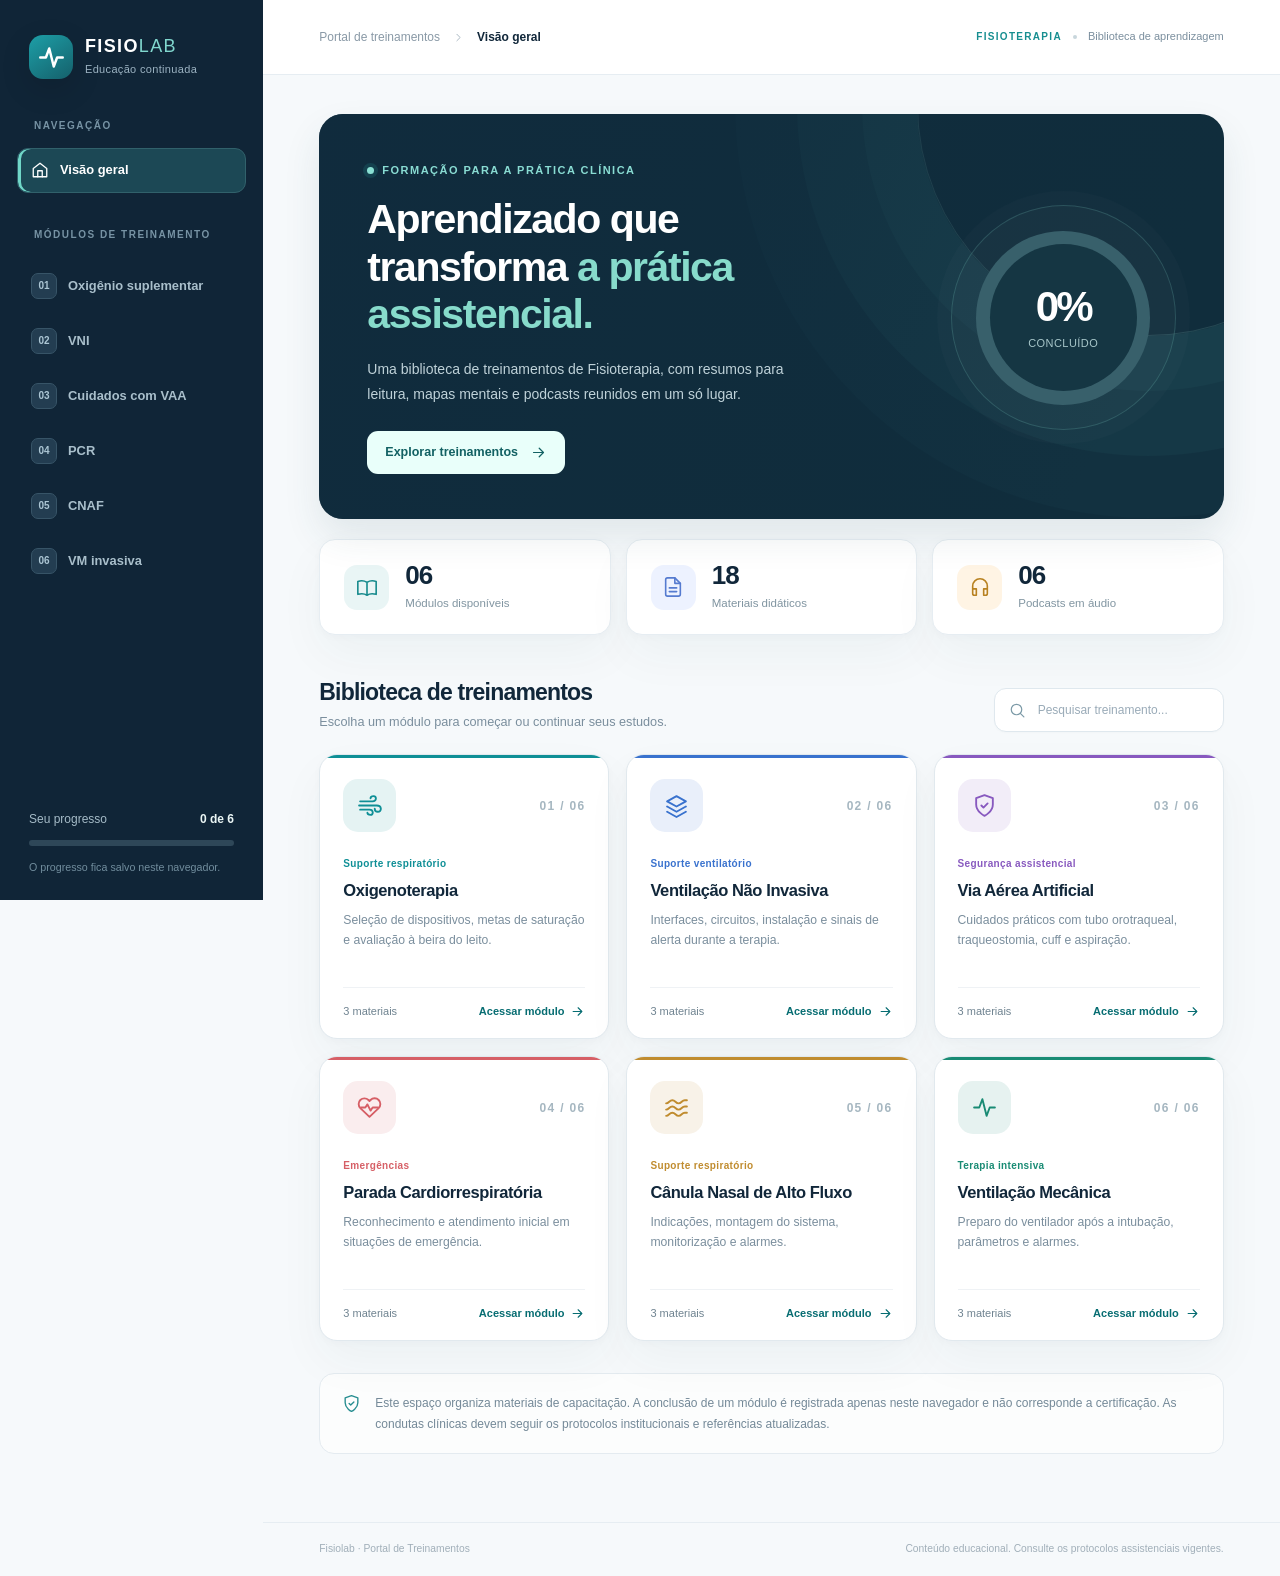
<file: index.html>
<!doctype html>
<html lang="pt-BR" data-page="inicio">
<head>
  <meta charset="utf-8">
  <meta name="viewport" content="width=device-width,initial-scale=1">
  <meta name="theme-color" content="#0c2334">
  <meta name="description" content="Módulos de treinamento de Fisioterapia: resumos, mapas mentais e podcasts para educação continuada.">
  <title>Início | Portal de Treinamentos</title>
  <link rel="icon" href="favicon.svg" type="image/svg+xml">
  <link rel="stylesheet" href="estilos.css">
  <script src="conteudos.js" defer></script>
  <script src="app.js" defer></script>
</head>
<body>
  
<svg aria-hidden="true" class="svg-sprite" xmlns="http://www.w3.org/2000/svg">
<symbol id="i-book" viewBox="0 0 24 24"><path d="M12 7v14m0-14C9 5 5 5 2 6v14c4-1 7-1 10 1 3-2 6-2 10-1V6c-3-1-7-1-10 1Z"/></symbol>
<symbol id="i-home" viewBox="0 0 24 24"><path d="m3 10 9-7 9 7v11H3V10Z"/><path d="M9 21v-8h6v8"/></symbol>
<symbol id="i-wind" viewBox="0 0 24 24"><path d="M3 8h12c4 0 4-5 1-5-2 0-3 1-3 2M2 12h17c5 0 5 6 1 6-2 0-3-1-3-3M3 16h9c4 0 4 5 1 5-2 0-3-1-3-2"/></symbol>
<symbol id="i-layers" viewBox="0 0 24 24"><path d="m12 3 9 5-9 5-9-5 9-5Zm-9 10 9 5 9-5M3 18l9 5 9-5"/></symbol>
<symbol id="i-shield" viewBox="0 0 24 24"><path d="M12 22s8-4 8-11V5l-8-3-8 3v6c0 7 8 11 8 11Z"/><path d="m9 12 2 2 4-4"/></symbol>
<symbol id="i-heart" viewBox="0 0 24 24"><path d="M20.8 4.8a5.5 5.5 0 0 0-7.8 0L12 5.8l-1-1a5.5 5.5 0 0 0-7.8 7.8L12 21l8.8-8.4a5.5 5.5 0 0 0 0-7.8Z"/><path d="M4 12h4l2-3 3 6 2-3h5"/></symbol>
<symbol id="i-waves" viewBox="0 0 24 24"><path d="M2 8c3 0 3-3 6-3s3 3 6 3 3-3 6-3h2M2 14c3 0 3-3 6-3s3 3 6 3 3-3 6-3h2M2 20c3 0 3-3 6-3s3 3 6 3 3-3 6-3h2"/></symbol>
<symbol id="i-activity" viewBox="0 0 24 24"><path d="M2 12h5l3-8 4 16 3-8h5"/></symbol>
<symbol id="i-search" viewBox="0 0 24 24"><circle cx="10.6" cy="10.6" r="7.4"/><path d="m16 16 5 5"/></symbol>
<symbol id="i-arrow" viewBox="0 0 24 24"><path d="M5 12h14m-6-6 6 6-6 6"/></symbol>
<symbol id="i-check" viewBox="0 0 24 24"><path d="m4 12 5 5L20 6"/></symbol>
<symbol id="i-checkcircle" viewBox="0 0 24 24"><circle cx="12" cy="12" r="9"/><path d="m8 12 3 3 5-6"/></symbol>
<symbol id="i-file" viewBox="0 0 24 24"><path d="M14 2H6a2 2 0 0 0-2 2v16a2 2 0 0 0 2 2h12a2 2 0 0 0 2-2V8l-6-6Z"/><path d="M14 2v6h6M8 13h8M8 17h8"/></symbol>
<symbol id="i-map" viewBox="0 0 24 24"><path d="m3 5 6-3 6 3 6-3v17l-6 3-6-3-6 3V5Zm6-3v17M15 5v17"/></symbol>
<symbol id="i-headphones" viewBox="0 0 24 24"><path d="M4 14V11a8 8 0 0 1 16 0v3M4 14h4v7H6a2 2 0 0 1-2-2v-5Zm16 0h-4v7h2a2 2 0 0 0 2-2v-5Z"/></symbol>
<symbol id="i-download" viewBox="0 0 24 24"><path d="M12 3v12m-5-5 5 5 5-5M4 17v4h16v-4"/></symbol>
<symbol id="i-external" viewBox="0 0 24 24"><path d="M13 5h6v6m0-6-9 9M19 13v6H5V5h6"/></symbol>
<symbol id="i-clock" viewBox="0 0 24 24"><circle cx="12" cy="12" r="9"/><path d="M12 7v5l3 2"/></symbol>
<symbol id="i-chevron" viewBox="0 0 24 24"><path d="m9 6 6 6-6 6"/></symbol>
<symbol id="i-x" viewBox="0 0 24 24"><path d="M5 5 19 19M19 5 5 19"/></symbol>
<symbol id="i-menu" viewBox="0 0 24 24"><path d="M4 7h16M4 12h16M4 17h16"/></symbol>
<symbol id="i-print" viewBox="0 0 24 24"><path d="M6 9V3h12v6M6 18H4V9h16v9h-2M6 15h12v7H6v-7Zm11-3h.01"/></symbol>
<symbol id="i-spark" viewBox="0 0 24 24"><path d="m12 2 2.5 7.5L22 12l-7.5 2.5L12 22l-2.5-7.5L2 12l7.5-2.5L12 2Z"/></symbol>
</svg>
  <div class="site-layout">
    <aside class="sidebar" id="sidebar" aria-label="Menu dos treinamentos">
      <a href="index.html" class="brand" aria-label="Portal de Treinamentos — Início">
        <span class="brand-mark"><svg class="ico" aria-hidden="true"><use href="#i-activity"/></svg></span>
        <span class="brand-copy"><strong>FISIO<span>LAB</span></strong><small>Educação continuada</small></span>
      </a>
      <div class="menu-caption">NAVEGAÇÃO</div>
      <nav class="primary-nav" id="primary-nav">
        <a class="nav-entry" href="index.html" data-nav="inicio"><svg class="ico"><use href="#i-home"/></svg><span>Visão geral</span></a>
        <span class="nav-group-caption">MÓDULOS DE TREINAMENTO</span>
        <a class="nav-entry" href="oxigenoterapia.html" data-nav="oxigenoterapia"><span class="nav-num">01</span><span>Oxigênio suplementar</span><span class="nav-done" data-complete-icon="oxigenoterapia"></span></a>
<a class="nav-entry" href="vni.html" data-nav="vni"><span class="nav-num">02</span><span>VNI</span><span class="nav-done" data-complete-icon="vni"></span></a>
<a class="nav-entry" href="via-aerea-artificial.html" data-nav="via-aerea-artificial"><span class="nav-num">03</span><span>Cuidados com VAA</span><span class="nav-done" data-complete-icon="via-aerea-artificial"></span></a>
<a class="nav-entry" href="pcr.html" data-nav="pcr"><span class="nav-num">04</span><span>PCR</span><span class="nav-done" data-complete-icon="pcr"></span></a>
<a class="nav-entry" href="cnaf.html" data-nav="cnaf"><span class="nav-num">05</span><span>CNAF</span><span class="nav-done" data-complete-icon="cnaf"></span></a>
<a class="nav-entry" href="ventilacao-mecanica.html" data-nav="ventilacao-mecanica"><span class="nav-num">06</span><span>VM invasiva</span><span class="nav-done" data-complete-icon="ventilacao-mecanica"></span></a>
      </nav>
      <div class="sidebar-bottom"><div class="sidebar-progress-info"><span>Seu progresso</span><strong id="side-progress-value">0 de 6</strong></div><div class="progress-track"><span id="side-progress-bar"></span></div><p>O progresso fica salvo neste navegador.</p></div>
    </aside>
    <div class="workspace">
      <header class="topbar">
        <button class="icon-button menu-toggle" id="mobile-menu" type="button" aria-label="Abrir menu" aria-expanded="false"><svg class="ico"><use href="#i-menu"/></svg></button>
        <div class="topbar-location"><span>Portal de treinamentos</span><svg class="ico"><use href="#i-chevron"/></svg><strong id="breadcrumb">Visão geral</strong></div>
        <div class="topbar-right"><span class="topbar-kicker">FISIOTERAPIA</span><span class="topbar-dot"></span><span>Biblioteca de aprendizagem</span></div>
      </header>
      <main id="main" tabindex="-1"></main>
      <footer class="page-footer"><span>Fisiolab · Portal de Treinamentos</span><span>Conteúdo educacional. Consulte os protocolos assistenciais vigentes.</span></footer>
    </div>
  </div>
  <div class="mobile-overlay" id="mobile-overlay"></div>
</body>
</html>
</file>
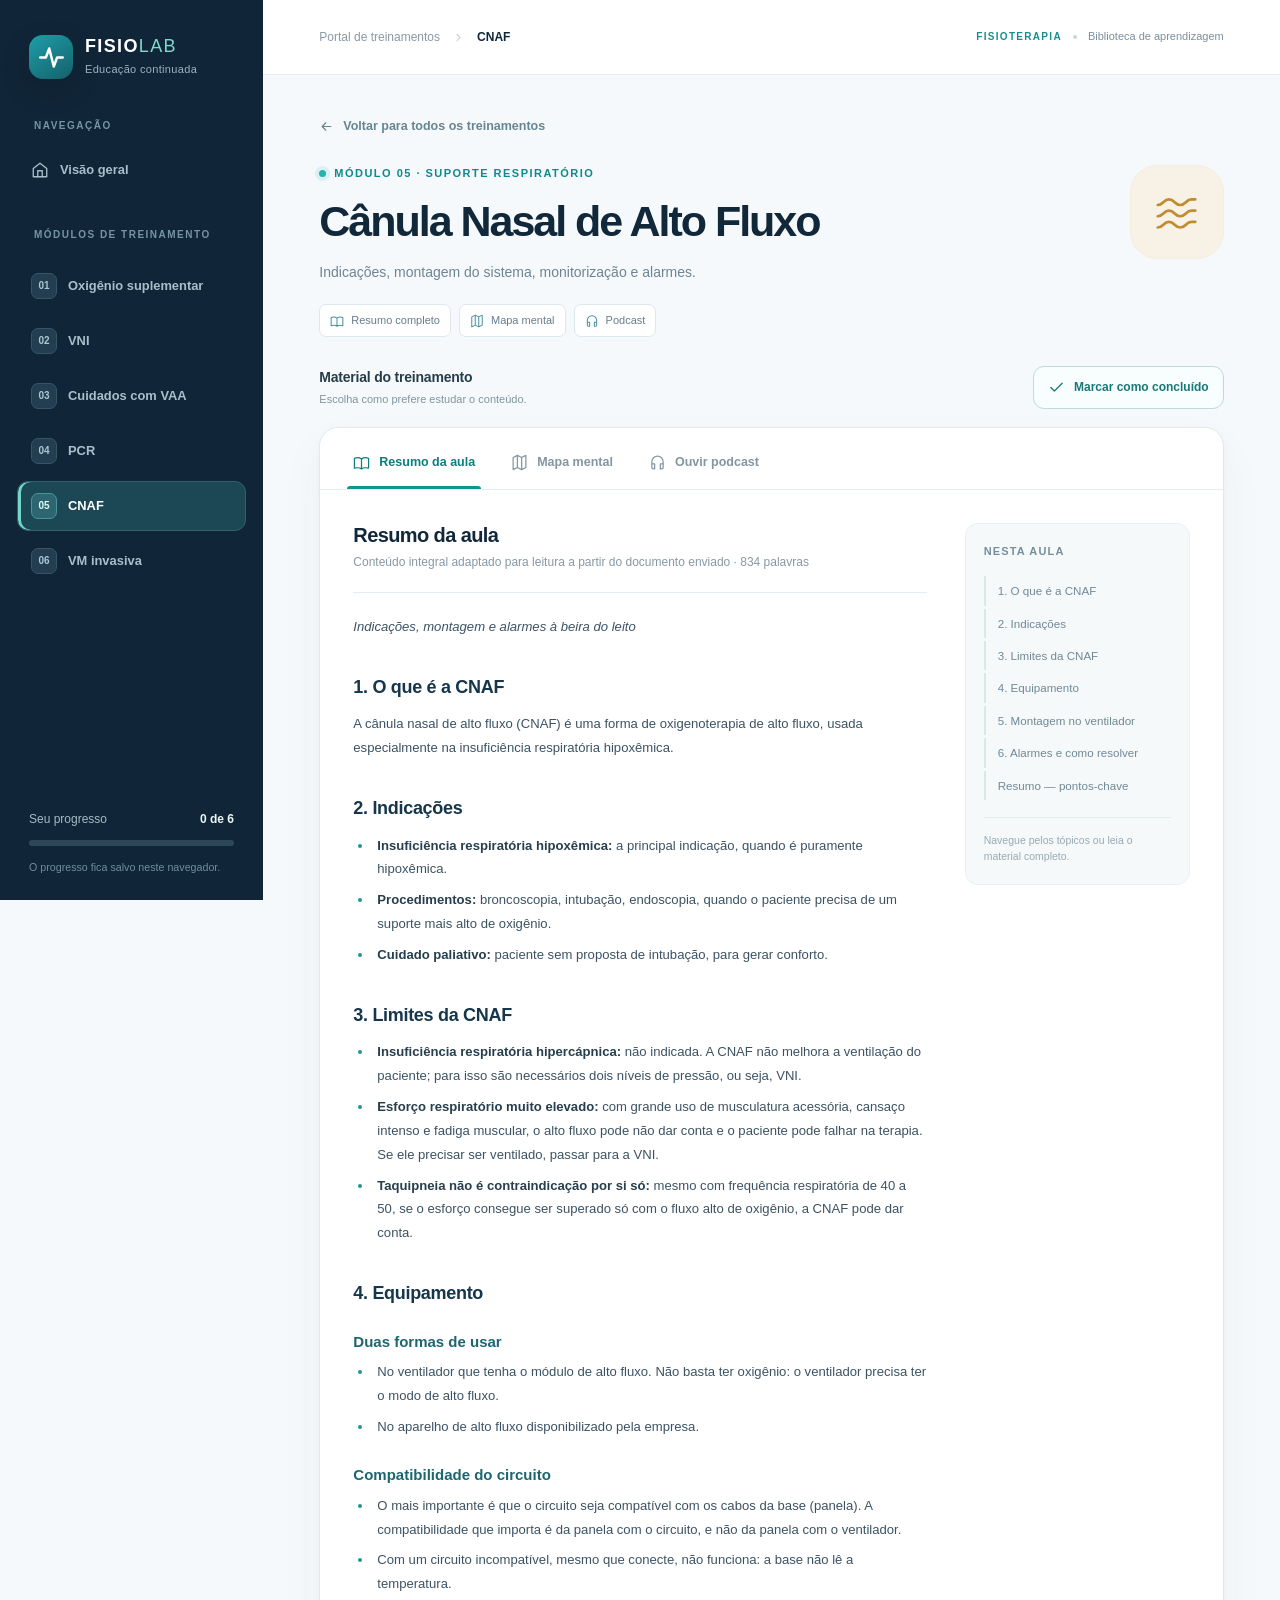
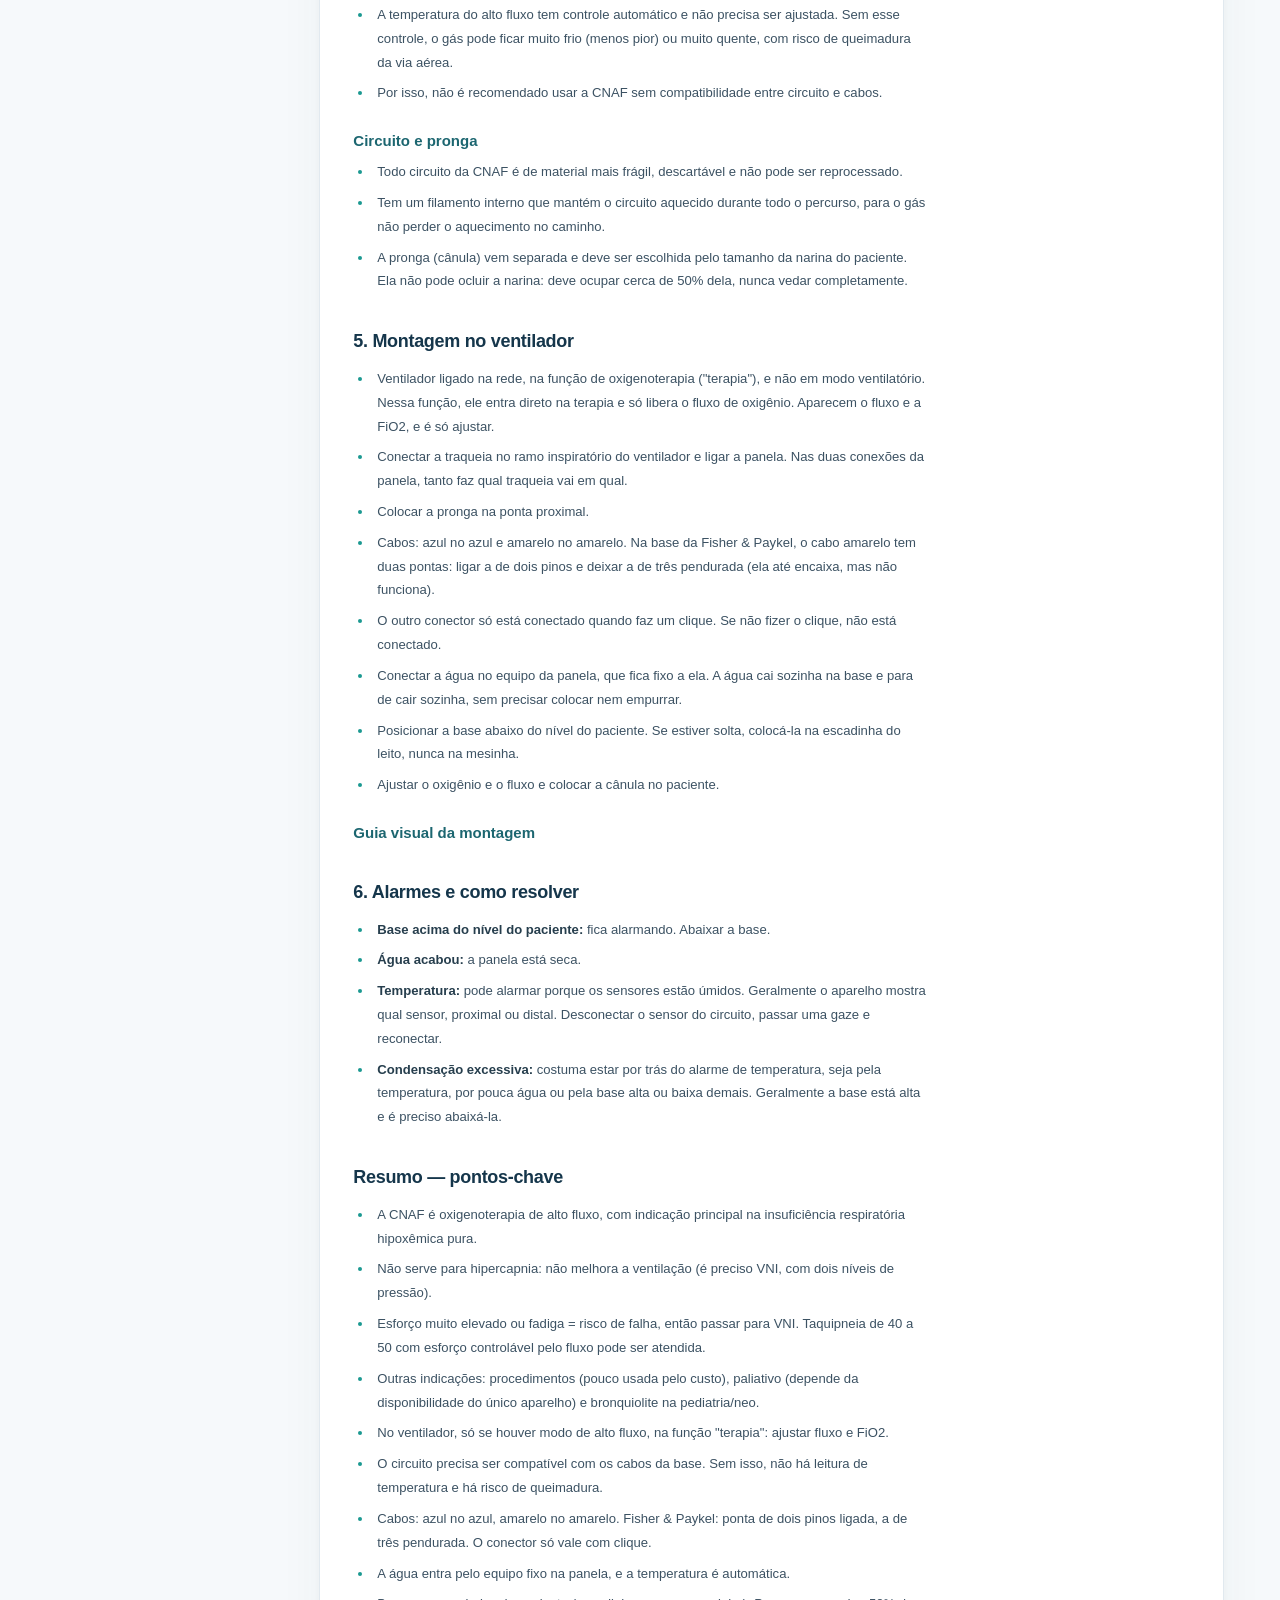
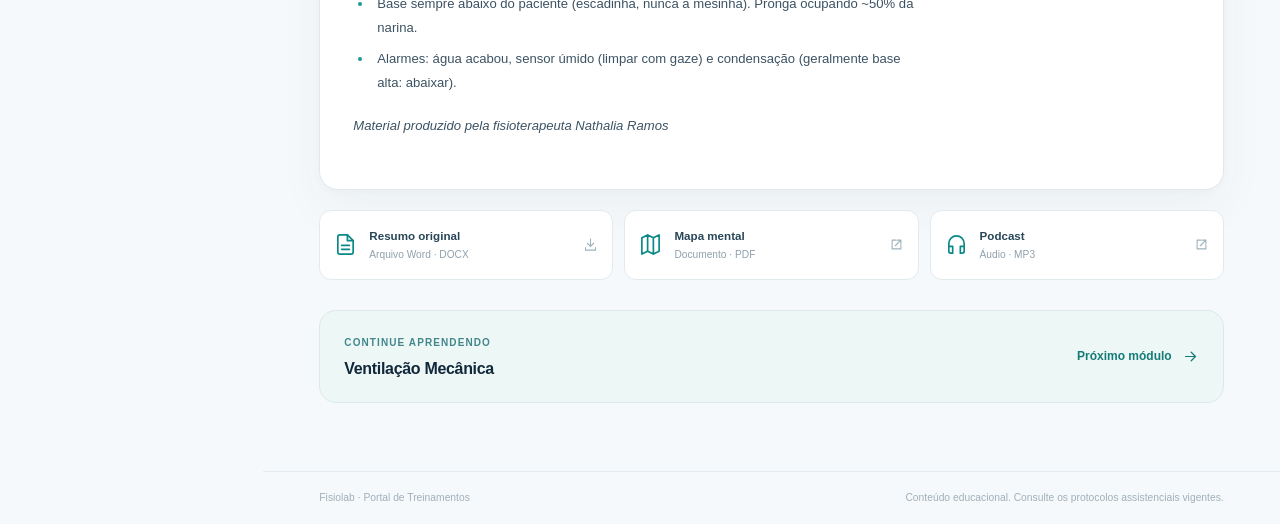
<file: cnaf.html>
<!doctype html>
<html lang="pt-BR" data-page="cnaf">
<head>
  <meta charset="utf-8">
  <meta name="viewport" content="width=device-width,initial-scale=1">
  <meta name="theme-color" content="#0c2334">
  <meta name="description" content="Módulos de treinamento de Fisioterapia: resumos, mapas mentais e podcasts para educação continuada.">
  <title>Cânula Nasal de Alto Fluxo | Portal de Treinamentos</title>
  <link rel="icon" href="favicon.svg" type="image/svg+xml">
  <link rel="stylesheet" href="estilos.css">
  <script src="conteudos.js" defer></script>
  <script src="app.js" defer></script>
</head>
<body>
  
<svg aria-hidden="true" class="svg-sprite" xmlns="http://www.w3.org/2000/svg">
<symbol id="i-book" viewBox="0 0 24 24"><path d="M12 7v14m0-14C9 5 5 5 2 6v14c4-1 7-1 10 1 3-2 6-2 10-1V6c-3-1-7-1-10 1Z"/></symbol>
<symbol id="i-home" viewBox="0 0 24 24"><path d="m3 10 9-7 9 7v11H3V10Z"/><path d="M9 21v-8h6v8"/></symbol>
<symbol id="i-wind" viewBox="0 0 24 24"><path d="M3 8h12c4 0 4-5 1-5-2 0-3 1-3 2M2 12h17c5 0 5 6 1 6-2 0-3-1-3-3M3 16h9c4 0 4 5 1 5-2 0-3-1-3-2"/></symbol>
<symbol id="i-layers" viewBox="0 0 24 24"><path d="m12 3 9 5-9 5-9-5 9-5Zm-9 10 9 5 9-5M3 18l9 5 9-5"/></symbol>
<symbol id="i-shield" viewBox="0 0 24 24"><path d="M12 22s8-4 8-11V5l-8-3-8 3v6c0 7 8 11 8 11Z"/><path d="m9 12 2 2 4-4"/></symbol>
<symbol id="i-heart" viewBox="0 0 24 24"><path d="M20.8 4.8a5.5 5.5 0 0 0-7.8 0L12 5.8l-1-1a5.5 5.5 0 0 0-7.8 7.8L12 21l8.8-8.4a5.5 5.5 0 0 0 0-7.8Z"/><path d="M4 12h4l2-3 3 6 2-3h5"/></symbol>
<symbol id="i-waves" viewBox="0 0 24 24"><path d="M2 8c3 0 3-3 6-3s3 3 6 3 3-3 6-3h2M2 14c3 0 3-3 6-3s3 3 6 3 3-3 6-3h2M2 20c3 0 3-3 6-3s3 3 6 3 3-3 6-3h2"/></symbol>
<symbol id="i-activity" viewBox="0 0 24 24"><path d="M2 12h5l3-8 4 16 3-8h5"/></symbol>
<symbol id="i-search" viewBox="0 0 24 24"><circle cx="10.6" cy="10.6" r="7.4"/><path d="m16 16 5 5"/></symbol>
<symbol id="i-arrow" viewBox="0 0 24 24"><path d="M5 12h14m-6-6 6 6-6 6"/></symbol>
<symbol id="i-check" viewBox="0 0 24 24"><path d="m4 12 5 5L20 6"/></symbol>
<symbol id="i-checkcircle" viewBox="0 0 24 24"><circle cx="12" cy="12" r="9"/><path d="m8 12 3 3 5-6"/></symbol>
<symbol id="i-file" viewBox="0 0 24 24"><path d="M14 2H6a2 2 0 0 0-2 2v16a2 2 0 0 0 2 2h12a2 2 0 0 0 2-2V8l-6-6Z"/><path d="M14 2v6h6M8 13h8M8 17h8"/></symbol>
<symbol id="i-map" viewBox="0 0 24 24"><path d="m3 5 6-3 6 3 6-3v17l-6 3-6-3-6 3V5Zm6-3v17M15 5v17"/></symbol>
<symbol id="i-headphones" viewBox="0 0 24 24"><path d="M4 14V11a8 8 0 0 1 16 0v3M4 14h4v7H6a2 2 0 0 1-2-2v-5Zm16 0h-4v7h2a2 2 0 0 0 2-2v-5Z"/></symbol>
<symbol id="i-download" viewBox="0 0 24 24"><path d="M12 3v12m-5-5 5 5 5-5M4 17v4h16v-4"/></symbol>
<symbol id="i-external" viewBox="0 0 24 24"><path d="M13 5h6v6m0-6-9 9M19 13v6H5V5h6"/></symbol>
<symbol id="i-clock" viewBox="0 0 24 24"><circle cx="12" cy="12" r="9"/><path d="M12 7v5l3 2"/></symbol>
<symbol id="i-chevron" viewBox="0 0 24 24"><path d="m9 6 6 6-6 6"/></symbol>
<symbol id="i-x" viewBox="0 0 24 24"><path d="M5 5 19 19M19 5 5 19"/></symbol>
<symbol id="i-menu" viewBox="0 0 24 24"><path d="M4 7h16M4 12h16M4 17h16"/></symbol>
<symbol id="i-print" viewBox="0 0 24 24"><path d="M6 9V3h12v6M6 18H4V9h16v9h-2M6 15h12v7H6v-7Zm11-3h.01"/></symbol>
<symbol id="i-spark" viewBox="0 0 24 24"><path d="m12 2 2.5 7.5L22 12l-7.5 2.5L12 22l-2.5-7.5L2 12l7.5-2.5L12 2Z"/></symbol>
</svg>
  <div class="site-layout">
    <aside class="sidebar" id="sidebar" aria-label="Menu dos treinamentos">
      <a href="index.html" class="brand" aria-label="Portal de Treinamentos — Início">
        <span class="brand-mark"><svg class="ico" aria-hidden="true"><use href="#i-activity"/></svg></span>
        <span class="brand-copy"><strong>FISIO<span>LAB</span></strong><small>Educação continuada</small></span>
      </a>
      <div class="menu-caption">NAVEGAÇÃO</div>
      <nav class="primary-nav" id="primary-nav">
        <a class="nav-entry" href="index.html" data-nav="inicio"><svg class="ico"><use href="#i-home"/></svg><span>Visão geral</span></a>
        <span class="nav-group-caption">MÓDULOS DE TREINAMENTO</span>
        <a class="nav-entry" href="oxigenoterapia.html" data-nav="oxigenoterapia"><span class="nav-num">01</span><span>Oxigênio suplementar</span><span class="nav-done" data-complete-icon="oxigenoterapia"></span></a>
<a class="nav-entry" href="vni.html" data-nav="vni"><span class="nav-num">02</span><span>VNI</span><span class="nav-done" data-complete-icon="vni"></span></a>
<a class="nav-entry" href="via-aerea-artificial.html" data-nav="via-aerea-artificial"><span class="nav-num">03</span><span>Cuidados com VAA</span><span class="nav-done" data-complete-icon="via-aerea-artificial"></span></a>
<a class="nav-entry" href="pcr.html" data-nav="pcr"><span class="nav-num">04</span><span>PCR</span><span class="nav-done" data-complete-icon="pcr"></span></a>
<a class="nav-entry" href="cnaf.html" data-nav="cnaf"><span class="nav-num">05</span><span>CNAF</span><span class="nav-done" data-complete-icon="cnaf"></span></a>
<a class="nav-entry" href="ventilacao-mecanica.html" data-nav="ventilacao-mecanica"><span class="nav-num">06</span><span>VM invasiva</span><span class="nav-done" data-complete-icon="ventilacao-mecanica"></span></a>
      </nav>
      <div class="sidebar-bottom"><div class="sidebar-progress-info"><span>Seu progresso</span><strong id="side-progress-value">0 de 6</strong></div><div class="progress-track"><span id="side-progress-bar"></span></div><p>O progresso fica salvo neste navegador.</p></div>
    </aside>
    <div class="workspace">
      <header class="topbar">
        <button class="icon-button menu-toggle" id="mobile-menu" type="button" aria-label="Abrir menu" aria-expanded="false"><svg class="ico"><use href="#i-menu"/></svg></button>
        <div class="topbar-location"><span>Portal de treinamentos</span><svg class="ico"><use href="#i-chevron"/></svg><strong id="breadcrumb">Visão geral</strong></div>
        <div class="topbar-right"><span class="topbar-kicker">FISIOTERAPIA</span><span class="topbar-dot"></span><span>Biblioteca de aprendizagem</span></div>
      </header>
      <main id="main" tabindex="-1"></main>
      <footer class="page-footer"><span>Fisiolab · Portal de Treinamentos</span><span>Conteúdo educacional. Consulte os protocolos assistenciais vigentes.</span></footer>
    </div>
  </div>
  <div class="mobile-overlay" id="mobile-overlay"></div>
</body>
</html>
</file>
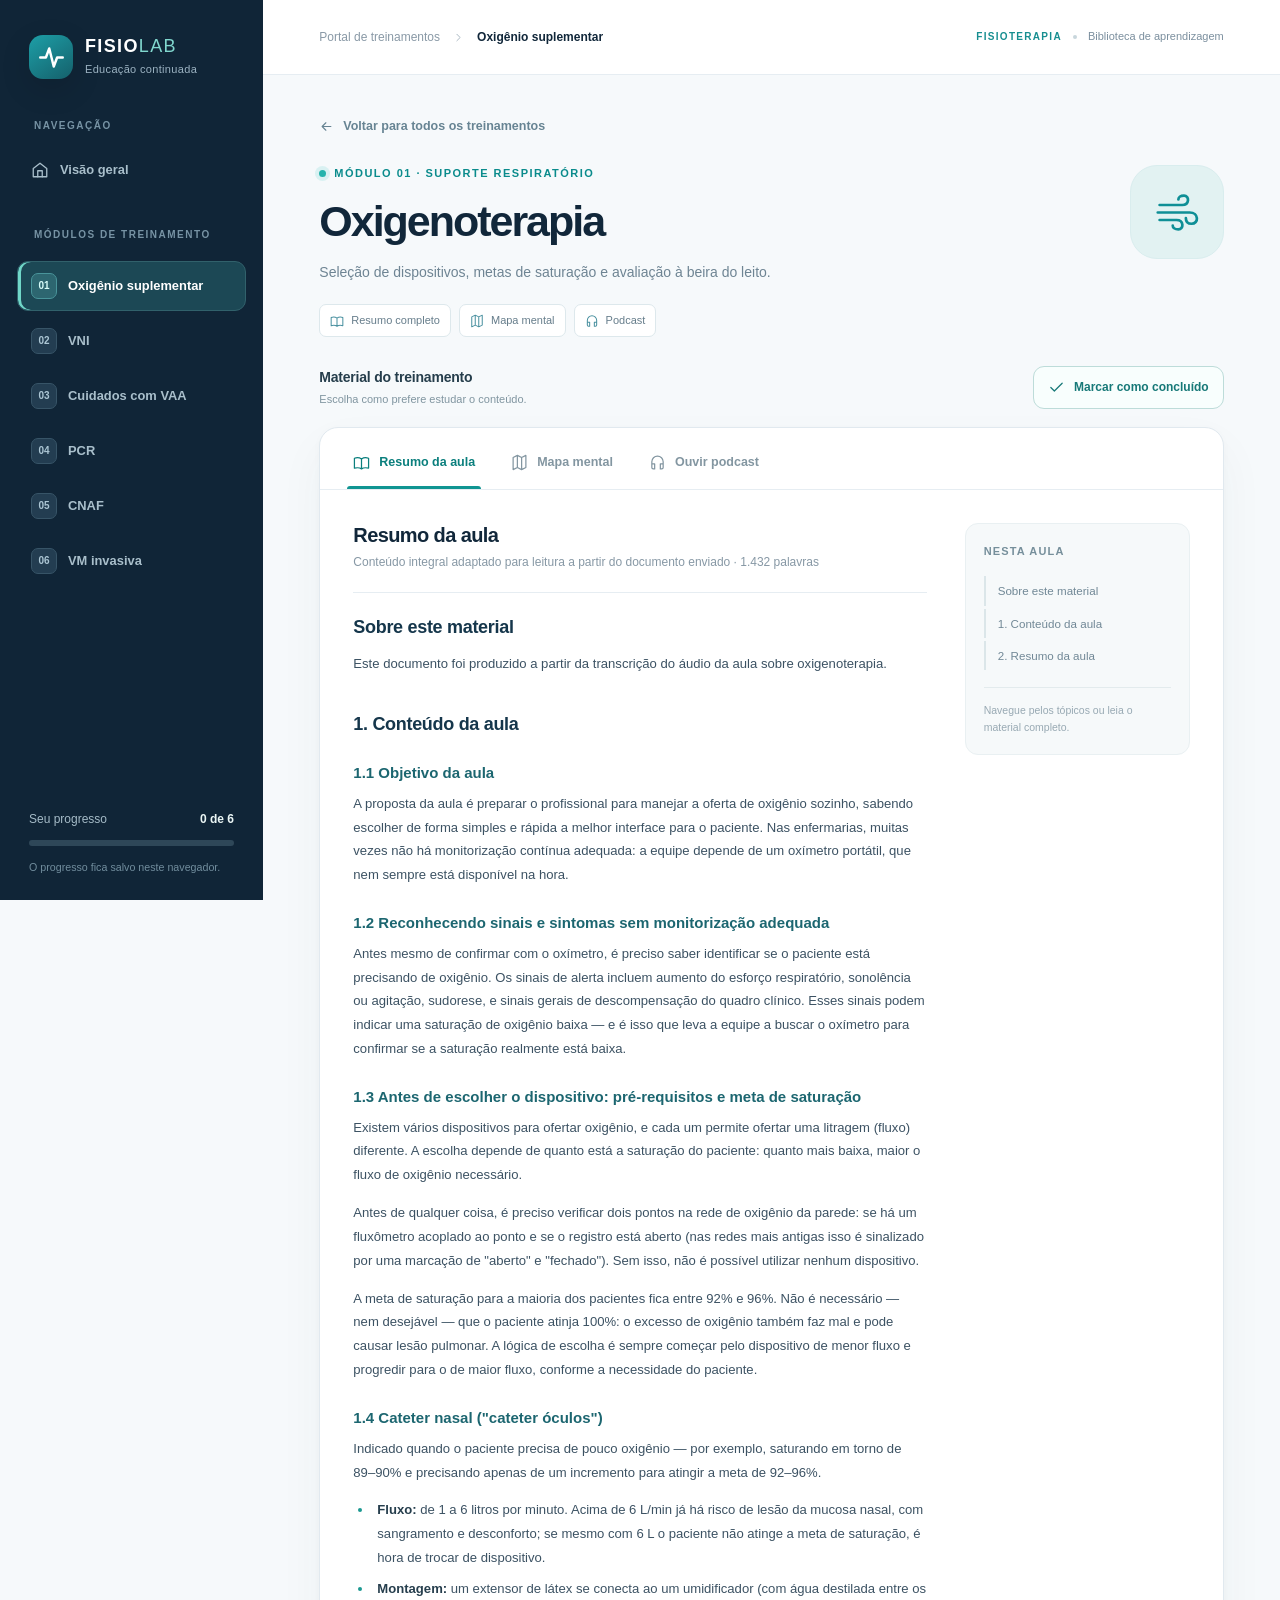
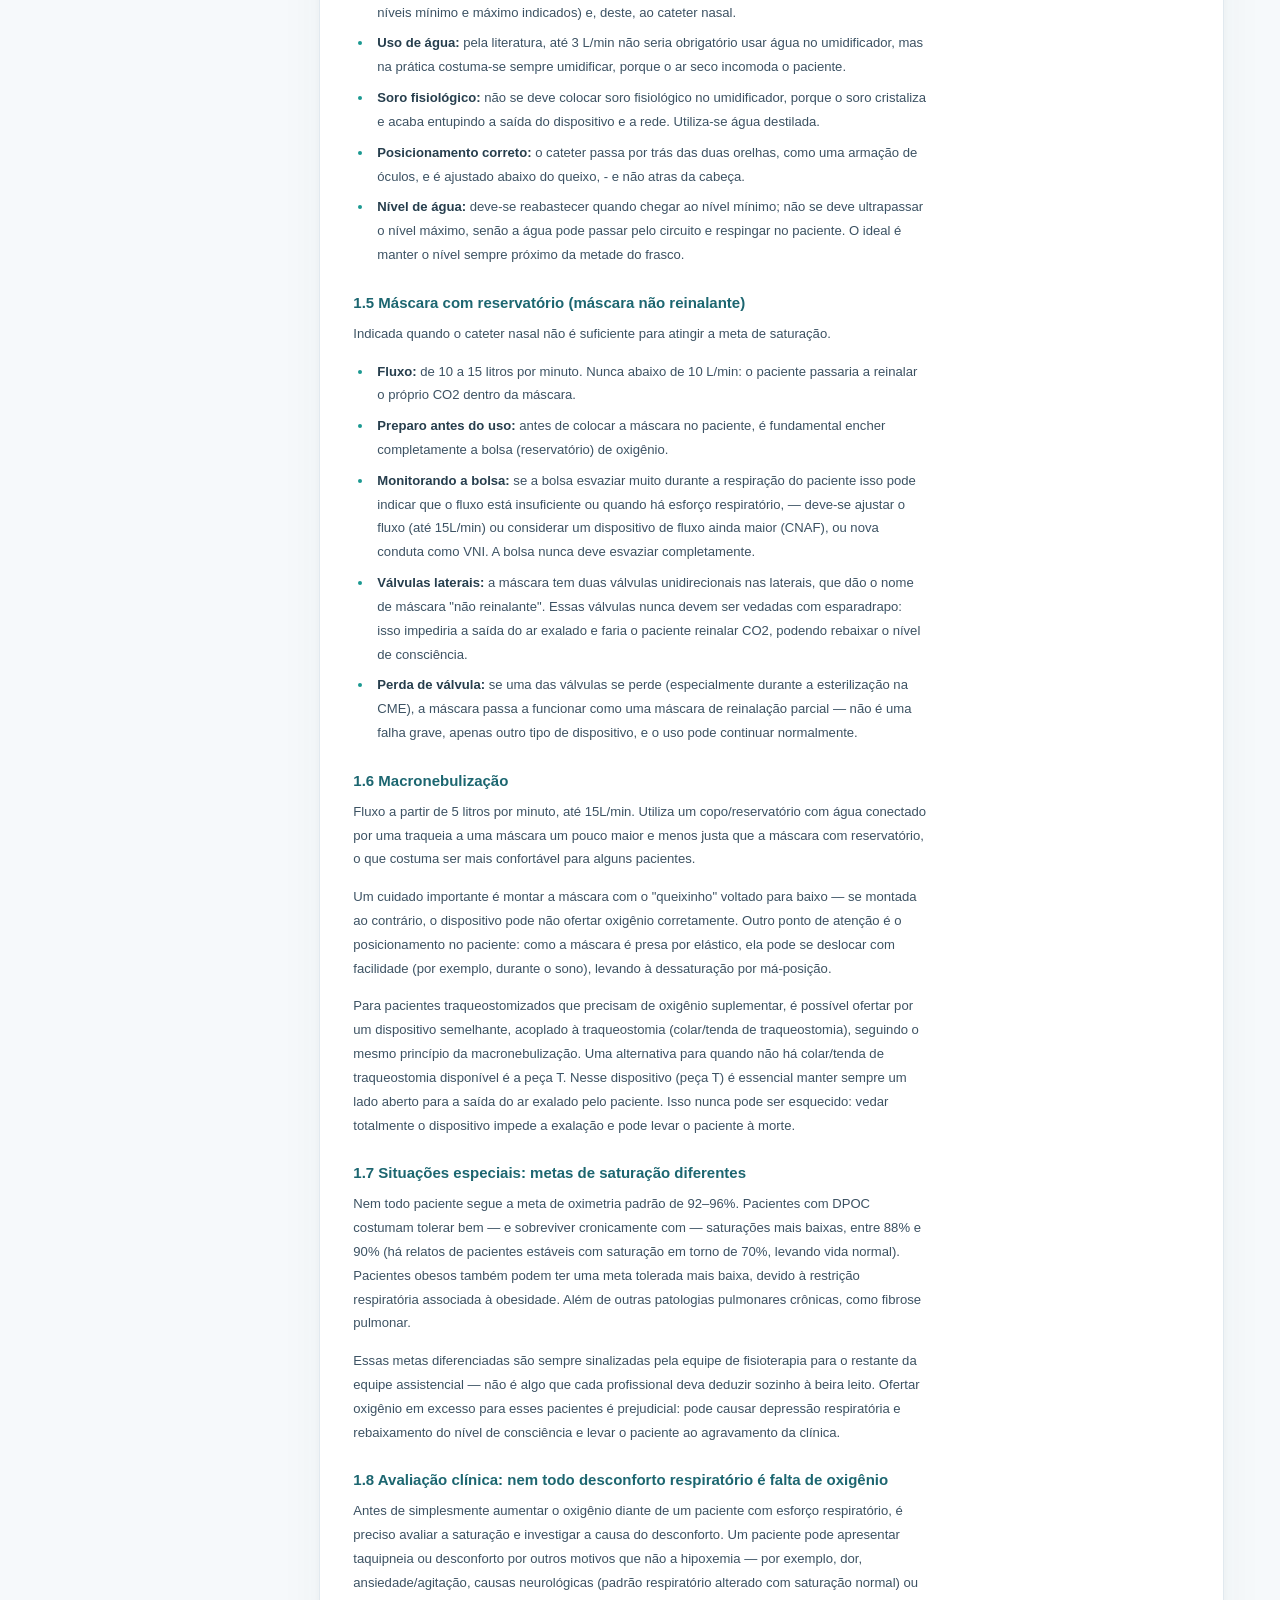
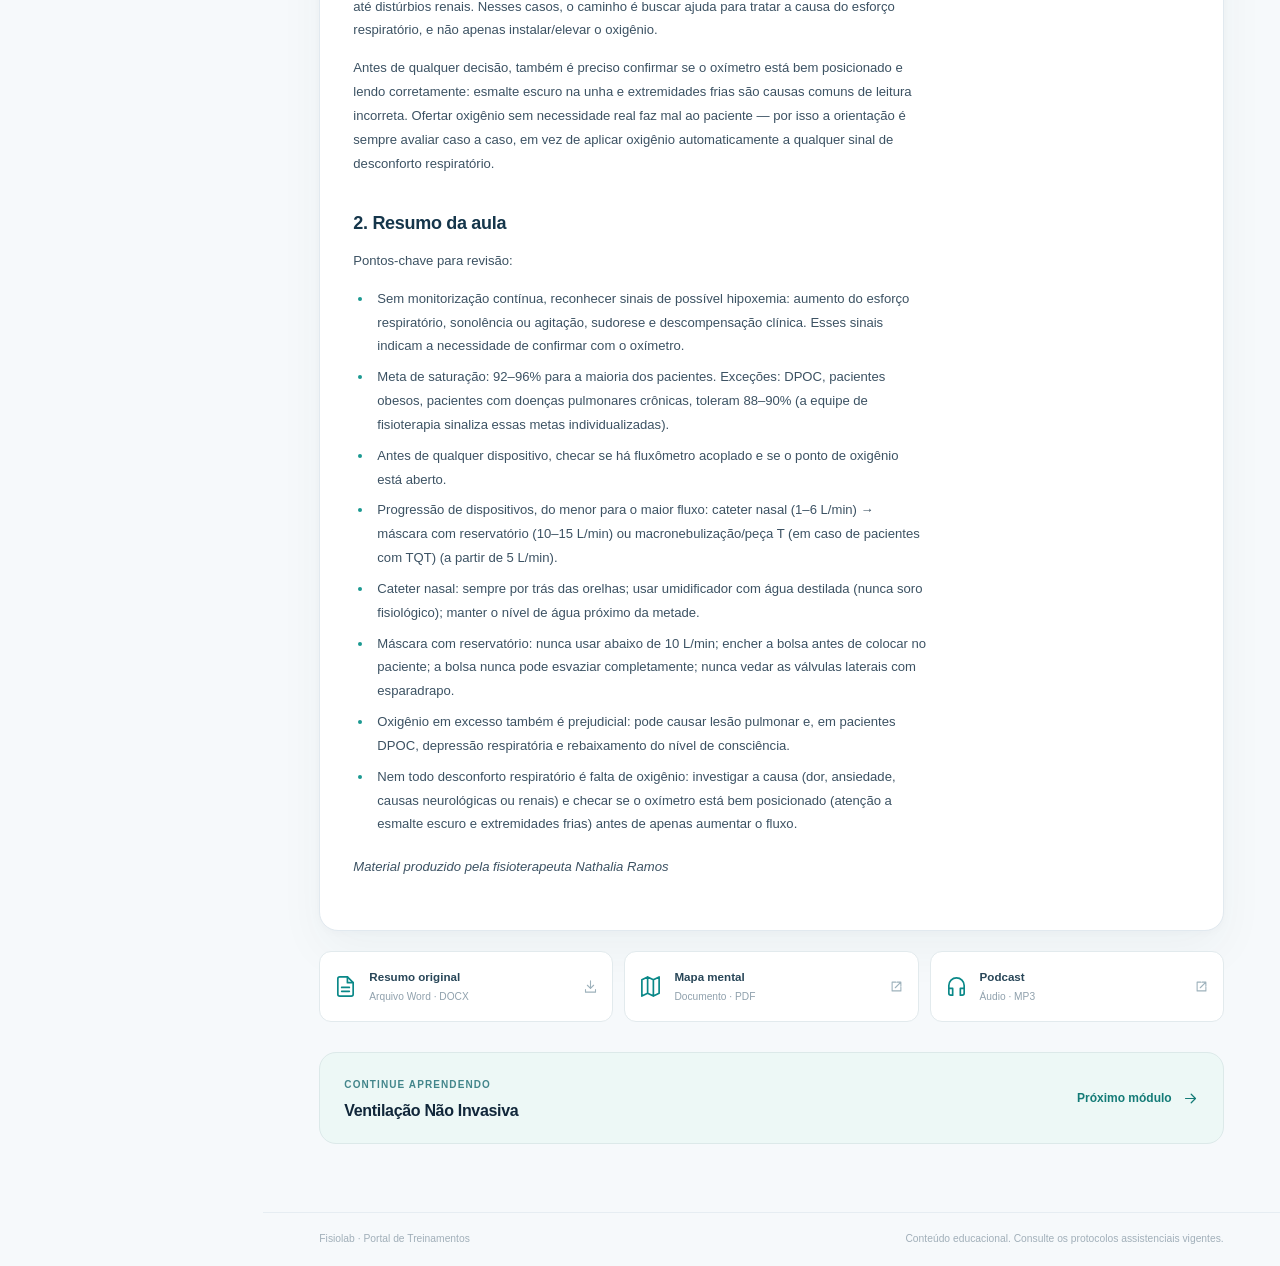
<file: oxigenoterapia.html>
<!doctype html>
<html lang="pt-BR" data-page="oxigenoterapia">
<head>
  <meta charset="utf-8">
  <meta name="viewport" content="width=device-width,initial-scale=1">
  <meta name="theme-color" content="#0c2334">
  <meta name="description" content="Módulos de treinamento de Fisioterapia: resumos, mapas mentais e podcasts para educação continuada.">
  <title>Oxigenoterapia | Portal de Treinamentos</title>
  <link rel="icon" href="favicon.svg" type="image/svg+xml">
  <link rel="stylesheet" href="estilos.css">
  <script src="conteudos.js" defer></script>
  <script src="app.js" defer></script>
</head>
<body>
  
<svg aria-hidden="true" class="svg-sprite" xmlns="http://www.w3.org/2000/svg">
<symbol id="i-book" viewBox="0 0 24 24"><path d="M12 7v14m0-14C9 5 5 5 2 6v14c4-1 7-1 10 1 3-2 6-2 10-1V6c-3-1-7-1-10 1Z"/></symbol>
<symbol id="i-home" viewBox="0 0 24 24"><path d="m3 10 9-7 9 7v11H3V10Z"/><path d="M9 21v-8h6v8"/></symbol>
<symbol id="i-wind" viewBox="0 0 24 24"><path d="M3 8h12c4 0 4-5 1-5-2 0-3 1-3 2M2 12h17c5 0 5 6 1 6-2 0-3-1-3-3M3 16h9c4 0 4 5 1 5-2 0-3-1-3-2"/></symbol>
<symbol id="i-layers" viewBox="0 0 24 24"><path d="m12 3 9 5-9 5-9-5 9-5Zm-9 10 9 5 9-5M3 18l9 5 9-5"/></symbol>
<symbol id="i-shield" viewBox="0 0 24 24"><path d="M12 22s8-4 8-11V5l-8-3-8 3v6c0 7 8 11 8 11Z"/><path d="m9 12 2 2 4-4"/></symbol>
<symbol id="i-heart" viewBox="0 0 24 24"><path d="M20.8 4.8a5.5 5.5 0 0 0-7.8 0L12 5.8l-1-1a5.5 5.5 0 0 0-7.8 7.8L12 21l8.8-8.4a5.5 5.5 0 0 0 0-7.8Z"/><path d="M4 12h4l2-3 3 6 2-3h5"/></symbol>
<symbol id="i-waves" viewBox="0 0 24 24"><path d="M2 8c3 0 3-3 6-3s3 3 6 3 3-3 6-3h2M2 14c3 0 3-3 6-3s3 3 6 3 3-3 6-3h2M2 20c3 0 3-3 6-3s3 3 6 3 3-3 6-3h2"/></symbol>
<symbol id="i-activity" viewBox="0 0 24 24"><path d="M2 12h5l3-8 4 16 3-8h5"/></symbol>
<symbol id="i-search" viewBox="0 0 24 24"><circle cx="10.6" cy="10.6" r="7.4"/><path d="m16 16 5 5"/></symbol>
<symbol id="i-arrow" viewBox="0 0 24 24"><path d="M5 12h14m-6-6 6 6-6 6"/></symbol>
<symbol id="i-check" viewBox="0 0 24 24"><path d="m4 12 5 5L20 6"/></symbol>
<symbol id="i-checkcircle" viewBox="0 0 24 24"><circle cx="12" cy="12" r="9"/><path d="m8 12 3 3 5-6"/></symbol>
<symbol id="i-file" viewBox="0 0 24 24"><path d="M14 2H6a2 2 0 0 0-2 2v16a2 2 0 0 0 2 2h12a2 2 0 0 0 2-2V8l-6-6Z"/><path d="M14 2v6h6M8 13h8M8 17h8"/></symbol>
<symbol id="i-map" viewBox="0 0 24 24"><path d="m3 5 6-3 6 3 6-3v17l-6 3-6-3-6 3V5Zm6-3v17M15 5v17"/></symbol>
<symbol id="i-headphones" viewBox="0 0 24 24"><path d="M4 14V11a8 8 0 0 1 16 0v3M4 14h4v7H6a2 2 0 0 1-2-2v-5Zm16 0h-4v7h2a2 2 0 0 0 2-2v-5Z"/></symbol>
<symbol id="i-download" viewBox="0 0 24 24"><path d="M12 3v12m-5-5 5 5 5-5M4 17v4h16v-4"/></symbol>
<symbol id="i-external" viewBox="0 0 24 24"><path d="M13 5h6v6m0-6-9 9M19 13v6H5V5h6"/></symbol>
<symbol id="i-clock" viewBox="0 0 24 24"><circle cx="12" cy="12" r="9"/><path d="M12 7v5l3 2"/></symbol>
<symbol id="i-chevron" viewBox="0 0 24 24"><path d="m9 6 6 6-6 6"/></symbol>
<symbol id="i-x" viewBox="0 0 24 24"><path d="M5 5 19 19M19 5 5 19"/></symbol>
<symbol id="i-menu" viewBox="0 0 24 24"><path d="M4 7h16M4 12h16M4 17h16"/></symbol>
<symbol id="i-print" viewBox="0 0 24 24"><path d="M6 9V3h12v6M6 18H4V9h16v9h-2M6 15h12v7H6v-7Zm11-3h.01"/></symbol>
<symbol id="i-spark" viewBox="0 0 24 24"><path d="m12 2 2.5 7.5L22 12l-7.5 2.5L12 22l-2.5-7.5L2 12l7.5-2.5L12 2Z"/></symbol>
</svg>
  <div class="site-layout">
    <aside class="sidebar" id="sidebar" aria-label="Menu dos treinamentos">
      <a href="index.html" class="brand" aria-label="Portal de Treinamentos — Início">
        <span class="brand-mark"><svg class="ico" aria-hidden="true"><use href="#i-activity"/></svg></span>
        <span class="brand-copy"><strong>FISIO<span>LAB</span></strong><small>Educação continuada</small></span>
      </a>
      <div class="menu-caption">NAVEGAÇÃO</div>
      <nav class="primary-nav" id="primary-nav">
        <a class="nav-entry" href="index.html" data-nav="inicio"><svg class="ico"><use href="#i-home"/></svg><span>Visão geral</span></a>
        <span class="nav-group-caption">MÓDULOS DE TREINAMENTO</span>
        <a class="nav-entry" href="oxigenoterapia.html" data-nav="oxigenoterapia"><span class="nav-num">01</span><span>Oxigênio suplementar</span><span class="nav-done" data-complete-icon="oxigenoterapia"></span></a>
<a class="nav-entry" href="vni.html" data-nav="vni"><span class="nav-num">02</span><span>VNI</span><span class="nav-done" data-complete-icon="vni"></span></a>
<a class="nav-entry" href="via-aerea-artificial.html" data-nav="via-aerea-artificial"><span class="nav-num">03</span><span>Cuidados com VAA</span><span class="nav-done" data-complete-icon="via-aerea-artificial"></span></a>
<a class="nav-entry" href="pcr.html" data-nav="pcr"><span class="nav-num">04</span><span>PCR</span><span class="nav-done" data-complete-icon="pcr"></span></a>
<a class="nav-entry" href="cnaf.html" data-nav="cnaf"><span class="nav-num">05</span><span>CNAF</span><span class="nav-done" data-complete-icon="cnaf"></span></a>
<a class="nav-entry" href="ventilacao-mecanica.html" data-nav="ventilacao-mecanica"><span class="nav-num">06</span><span>VM invasiva</span><span class="nav-done" data-complete-icon="ventilacao-mecanica"></span></a>
      </nav>
      <div class="sidebar-bottom"><div class="sidebar-progress-info"><span>Seu progresso</span><strong id="side-progress-value">0 de 6</strong></div><div class="progress-track"><span id="side-progress-bar"></span></div><p>O progresso fica salvo neste navegador.</p></div>
    </aside>
    <div class="workspace">
      <header class="topbar">
        <button class="icon-button menu-toggle" id="mobile-menu" type="button" aria-label="Abrir menu" aria-expanded="false"><svg class="ico"><use href="#i-menu"/></svg></button>
        <div class="topbar-location"><span>Portal de treinamentos</span><svg class="ico"><use href="#i-chevron"/></svg><strong id="breadcrumb">Visão geral</strong></div>
        <div class="topbar-right"><span class="topbar-kicker">FISIOTERAPIA</span><span class="topbar-dot"></span><span>Biblioteca de aprendizagem</span></div>
      </header>
      <main id="main" tabindex="-1"></main>
      <footer class="page-footer"><span>Fisiolab · Portal de Treinamentos</span><span>Conteúdo educacional. Consulte os protocolos assistenciais vigentes.</span></footer>
    </div>
  </div>
  <div class="mobile-overlay" id="mobile-overlay"></div>
</body>
</html>
</file>
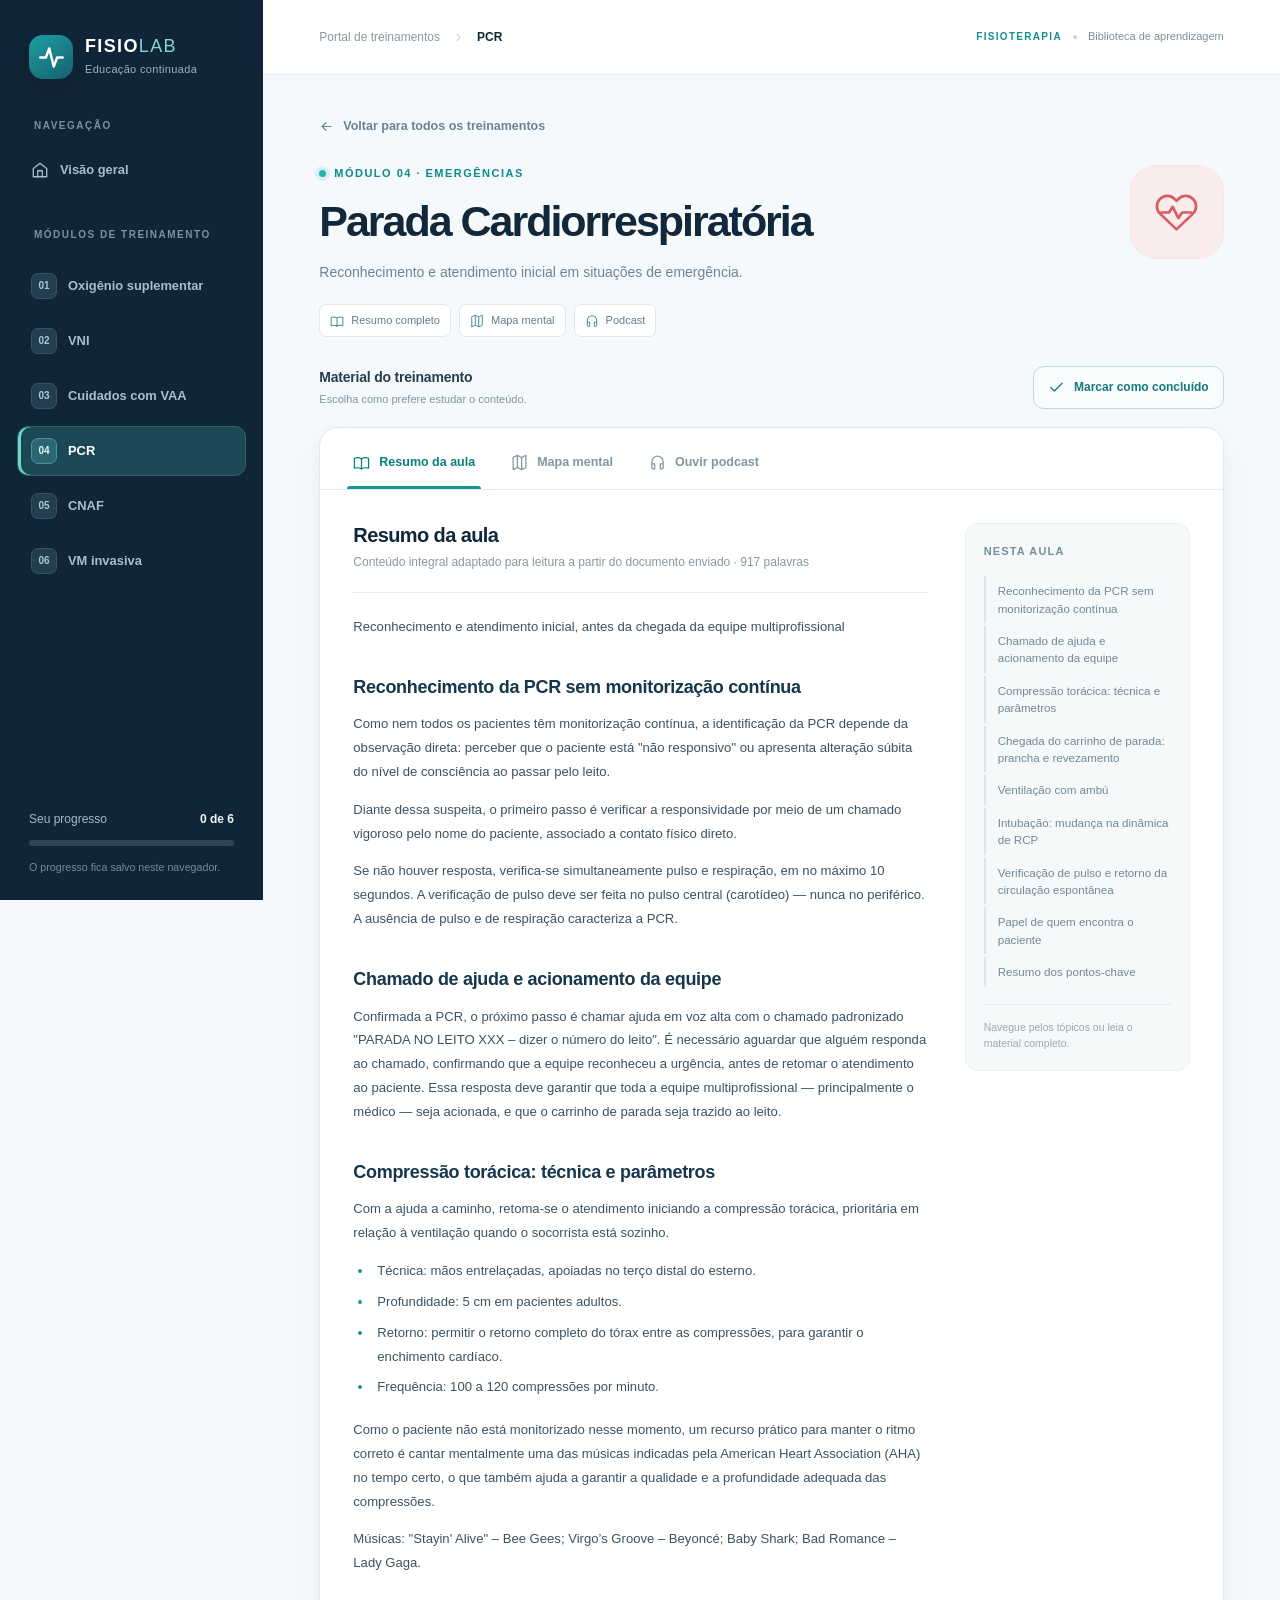
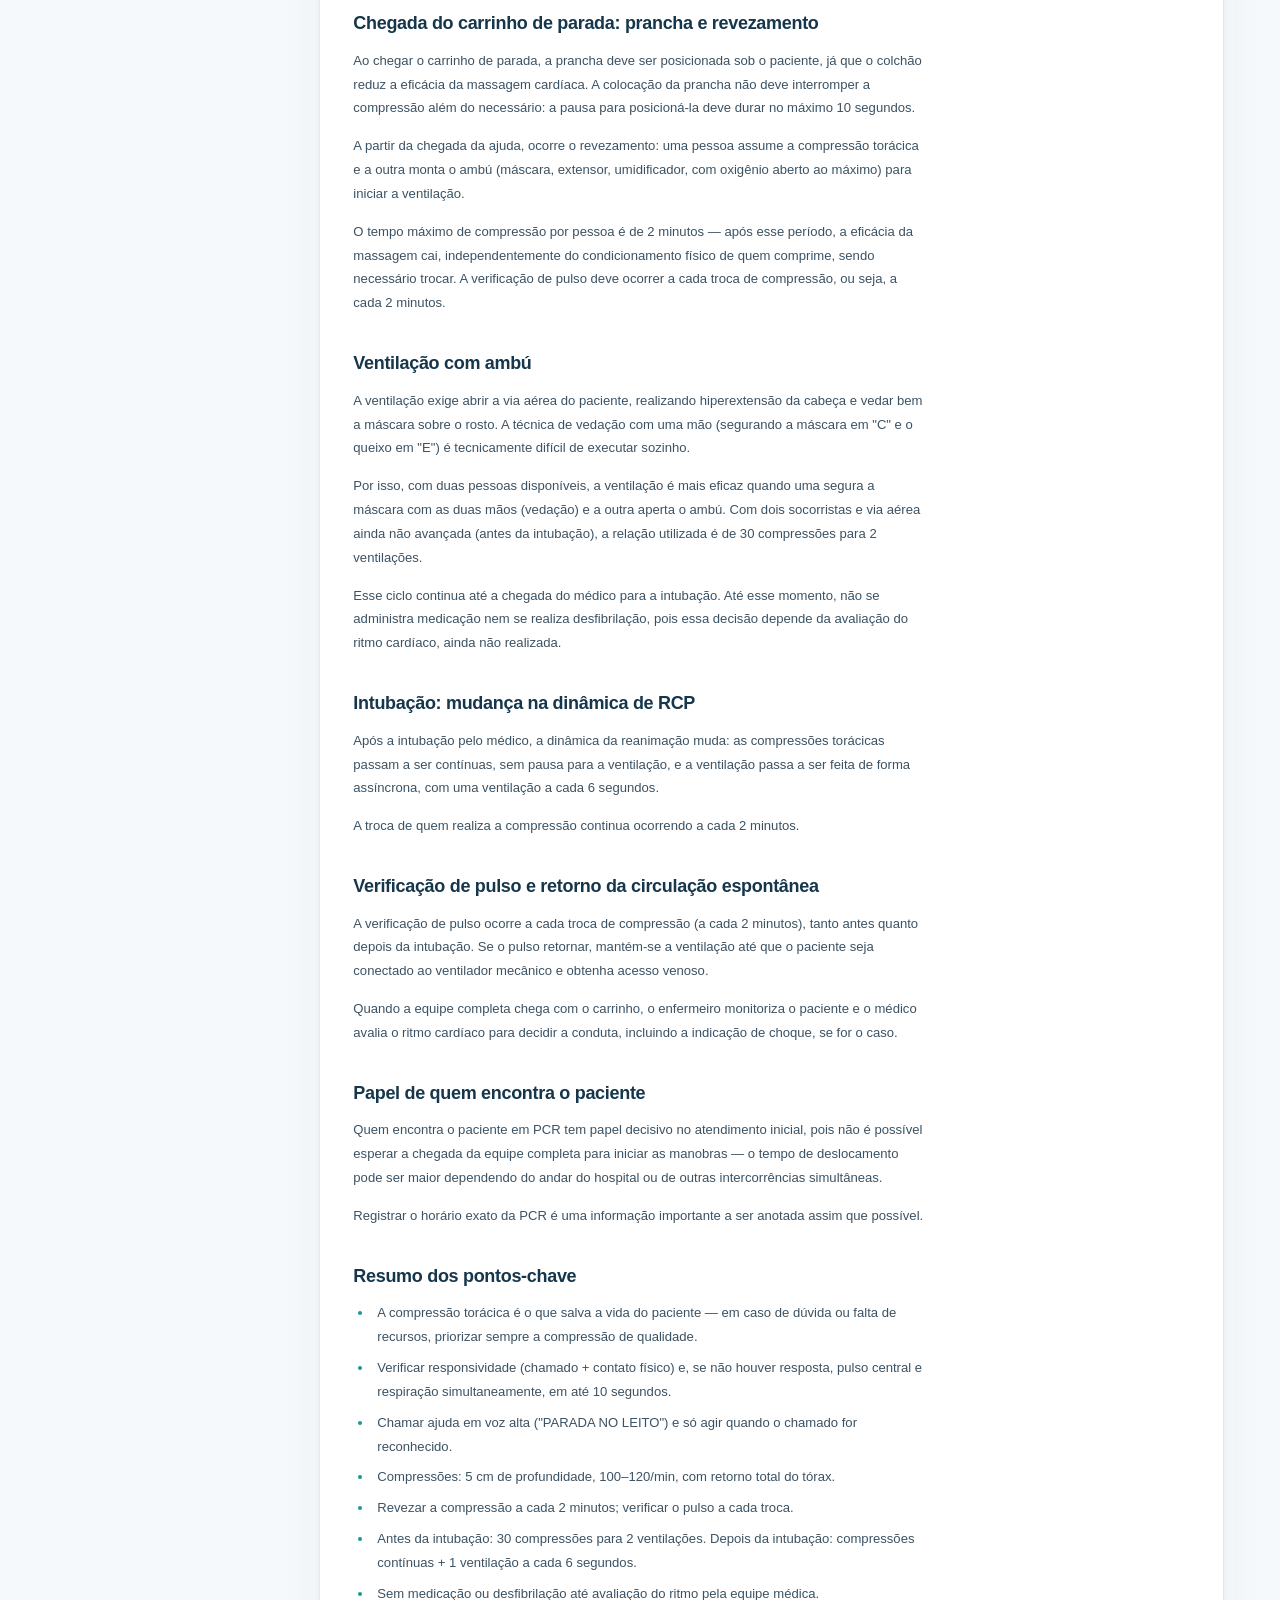
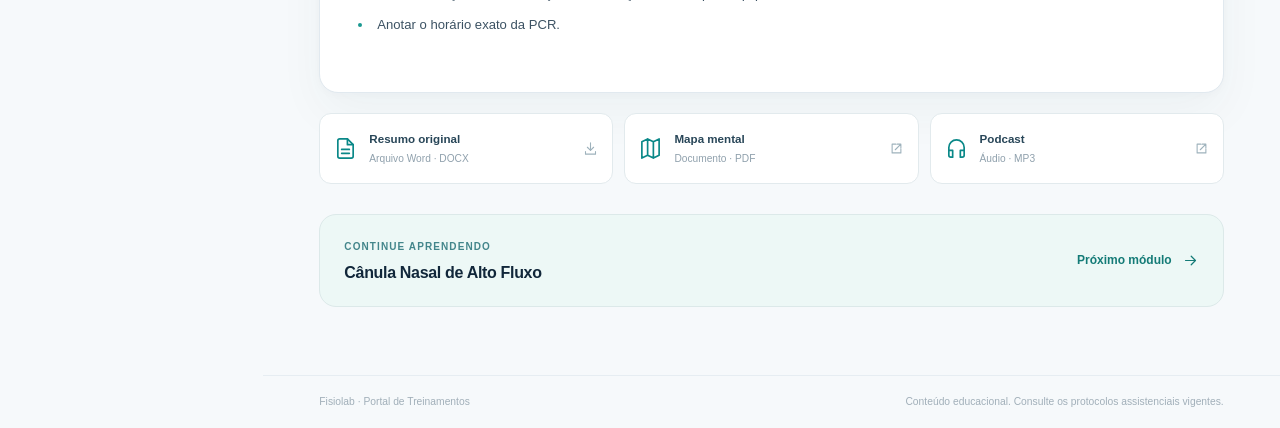
<file: pcr.html>
<!doctype html>
<html lang="pt-BR" data-page="pcr">
<head>
  <meta charset="utf-8">
  <meta name="viewport" content="width=device-width,initial-scale=1">
  <meta name="theme-color" content="#0c2334">
  <meta name="description" content="Módulos de treinamento de Fisioterapia: resumos, mapas mentais e podcasts para educação continuada.">
  <title>Parada Cardiorrespiratória | Portal de Treinamentos</title>
  <link rel="icon" href="favicon.svg" type="image/svg+xml">
  <link rel="stylesheet" href="estilos.css">
  <script src="conteudos.js" defer></script>
  <script src="app.js" defer></script>
</head>
<body>
  
<svg aria-hidden="true" class="svg-sprite" xmlns="http://www.w3.org/2000/svg">
<symbol id="i-book" viewBox="0 0 24 24"><path d="M12 7v14m0-14C9 5 5 5 2 6v14c4-1 7-1 10 1 3-2 6-2 10-1V6c-3-1-7-1-10 1Z"/></symbol>
<symbol id="i-home" viewBox="0 0 24 24"><path d="m3 10 9-7 9 7v11H3V10Z"/><path d="M9 21v-8h6v8"/></symbol>
<symbol id="i-wind" viewBox="0 0 24 24"><path d="M3 8h12c4 0 4-5 1-5-2 0-3 1-3 2M2 12h17c5 0 5 6 1 6-2 0-3-1-3-3M3 16h9c4 0 4 5 1 5-2 0-3-1-3-2"/></symbol>
<symbol id="i-layers" viewBox="0 0 24 24"><path d="m12 3 9 5-9 5-9-5 9-5Zm-9 10 9 5 9-5M3 18l9 5 9-5"/></symbol>
<symbol id="i-shield" viewBox="0 0 24 24"><path d="M12 22s8-4 8-11V5l-8-3-8 3v6c0 7 8 11 8 11Z"/><path d="m9 12 2 2 4-4"/></symbol>
<symbol id="i-heart" viewBox="0 0 24 24"><path d="M20.8 4.8a5.5 5.5 0 0 0-7.8 0L12 5.8l-1-1a5.5 5.5 0 0 0-7.8 7.8L12 21l8.8-8.4a5.5 5.5 0 0 0 0-7.8Z"/><path d="M4 12h4l2-3 3 6 2-3h5"/></symbol>
<symbol id="i-waves" viewBox="0 0 24 24"><path d="M2 8c3 0 3-3 6-3s3 3 6 3 3-3 6-3h2M2 14c3 0 3-3 6-3s3 3 6 3 3-3 6-3h2M2 20c3 0 3-3 6-3s3 3 6 3 3-3 6-3h2"/></symbol>
<symbol id="i-activity" viewBox="0 0 24 24"><path d="M2 12h5l3-8 4 16 3-8h5"/></symbol>
<symbol id="i-search" viewBox="0 0 24 24"><circle cx="10.6" cy="10.6" r="7.4"/><path d="m16 16 5 5"/></symbol>
<symbol id="i-arrow" viewBox="0 0 24 24"><path d="M5 12h14m-6-6 6 6-6 6"/></symbol>
<symbol id="i-check" viewBox="0 0 24 24"><path d="m4 12 5 5L20 6"/></symbol>
<symbol id="i-checkcircle" viewBox="0 0 24 24"><circle cx="12" cy="12" r="9"/><path d="m8 12 3 3 5-6"/></symbol>
<symbol id="i-file" viewBox="0 0 24 24"><path d="M14 2H6a2 2 0 0 0-2 2v16a2 2 0 0 0 2 2h12a2 2 0 0 0 2-2V8l-6-6Z"/><path d="M14 2v6h6M8 13h8M8 17h8"/></symbol>
<symbol id="i-map" viewBox="0 0 24 24"><path d="m3 5 6-3 6 3 6-3v17l-6 3-6-3-6 3V5Zm6-3v17M15 5v17"/></symbol>
<symbol id="i-headphones" viewBox="0 0 24 24"><path d="M4 14V11a8 8 0 0 1 16 0v3M4 14h4v7H6a2 2 0 0 1-2-2v-5Zm16 0h-4v7h2a2 2 0 0 0 2-2v-5Z"/></symbol>
<symbol id="i-download" viewBox="0 0 24 24"><path d="M12 3v12m-5-5 5 5 5-5M4 17v4h16v-4"/></symbol>
<symbol id="i-external" viewBox="0 0 24 24"><path d="M13 5h6v6m0-6-9 9M19 13v6H5V5h6"/></symbol>
<symbol id="i-clock" viewBox="0 0 24 24"><circle cx="12" cy="12" r="9"/><path d="M12 7v5l3 2"/></symbol>
<symbol id="i-chevron" viewBox="0 0 24 24"><path d="m9 6 6 6-6 6"/></symbol>
<symbol id="i-x" viewBox="0 0 24 24"><path d="M5 5 19 19M19 5 5 19"/></symbol>
<symbol id="i-menu" viewBox="0 0 24 24"><path d="M4 7h16M4 12h16M4 17h16"/></symbol>
<symbol id="i-print" viewBox="0 0 24 24"><path d="M6 9V3h12v6M6 18H4V9h16v9h-2M6 15h12v7H6v-7Zm11-3h.01"/></symbol>
<symbol id="i-spark" viewBox="0 0 24 24"><path d="m12 2 2.5 7.5L22 12l-7.5 2.5L12 22l-2.5-7.5L2 12l7.5-2.5L12 2Z"/></symbol>
</svg>
  <div class="site-layout">
    <aside class="sidebar" id="sidebar" aria-label="Menu dos treinamentos">
      <a href="index.html" class="brand" aria-label="Portal de Treinamentos — Início">
        <span class="brand-mark"><svg class="ico" aria-hidden="true"><use href="#i-activity"/></svg></span>
        <span class="brand-copy"><strong>FISIO<span>LAB</span></strong><small>Educação continuada</small></span>
      </a>
      <div class="menu-caption">NAVEGAÇÃO</div>
      <nav class="primary-nav" id="primary-nav">
        <a class="nav-entry" href="index.html" data-nav="inicio"><svg class="ico"><use href="#i-home"/></svg><span>Visão geral</span></a>
        <span class="nav-group-caption">MÓDULOS DE TREINAMENTO</span>
        <a class="nav-entry" href="oxigenoterapia.html" data-nav="oxigenoterapia"><span class="nav-num">01</span><span>Oxigênio suplementar</span><span class="nav-done" data-complete-icon="oxigenoterapia"></span></a>
<a class="nav-entry" href="vni.html" data-nav="vni"><span class="nav-num">02</span><span>VNI</span><span class="nav-done" data-complete-icon="vni"></span></a>
<a class="nav-entry" href="via-aerea-artificial.html" data-nav="via-aerea-artificial"><span class="nav-num">03</span><span>Cuidados com VAA</span><span class="nav-done" data-complete-icon="via-aerea-artificial"></span></a>
<a class="nav-entry" href="pcr.html" data-nav="pcr"><span class="nav-num">04</span><span>PCR</span><span class="nav-done" data-complete-icon="pcr"></span></a>
<a class="nav-entry" href="cnaf.html" data-nav="cnaf"><span class="nav-num">05</span><span>CNAF</span><span class="nav-done" data-complete-icon="cnaf"></span></a>
<a class="nav-entry" href="ventilacao-mecanica.html" data-nav="ventilacao-mecanica"><span class="nav-num">06</span><span>VM invasiva</span><span class="nav-done" data-complete-icon="ventilacao-mecanica"></span></a>
      </nav>
      <div class="sidebar-bottom"><div class="sidebar-progress-info"><span>Seu progresso</span><strong id="side-progress-value">0 de 6</strong></div><div class="progress-track"><span id="side-progress-bar"></span></div><p>O progresso fica salvo neste navegador.</p></div>
    </aside>
    <div class="workspace">
      <header class="topbar">
        <button class="icon-button menu-toggle" id="mobile-menu" type="button" aria-label="Abrir menu" aria-expanded="false"><svg class="ico"><use href="#i-menu"/></svg></button>
        <div class="topbar-location"><span>Portal de treinamentos</span><svg class="ico"><use href="#i-chevron"/></svg><strong id="breadcrumb">Visão geral</strong></div>
        <div class="topbar-right"><span class="topbar-kicker">FISIOTERAPIA</span><span class="topbar-dot"></span><span>Biblioteca de aprendizagem</span></div>
      </header>
      <main id="main" tabindex="-1"></main>
      <footer class="page-footer"><span>Fisiolab · Portal de Treinamentos</span><span>Conteúdo educacional. Consulte os protocolos assistenciais vigentes.</span></footer>
    </div>
  </div>
  <div class="mobile-overlay" id="mobile-overlay"></div>
</body>
</html>
</file>
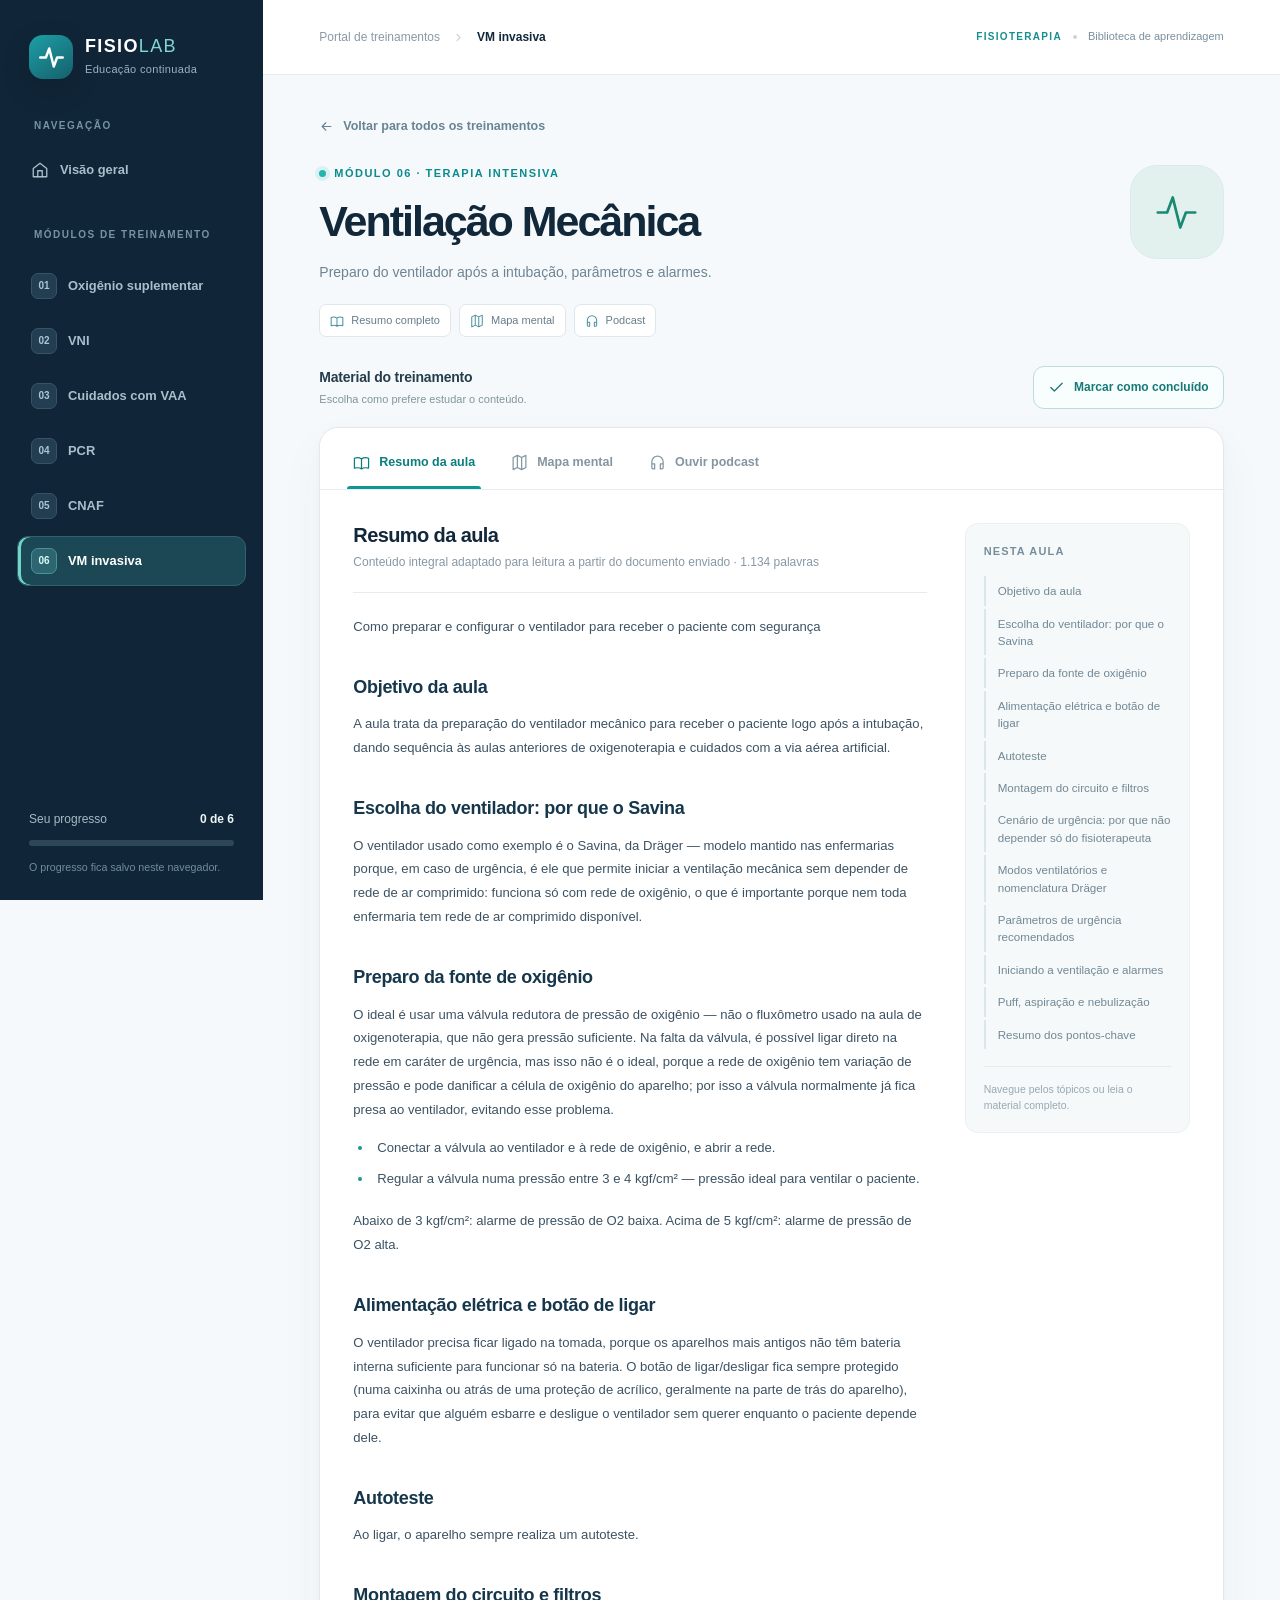
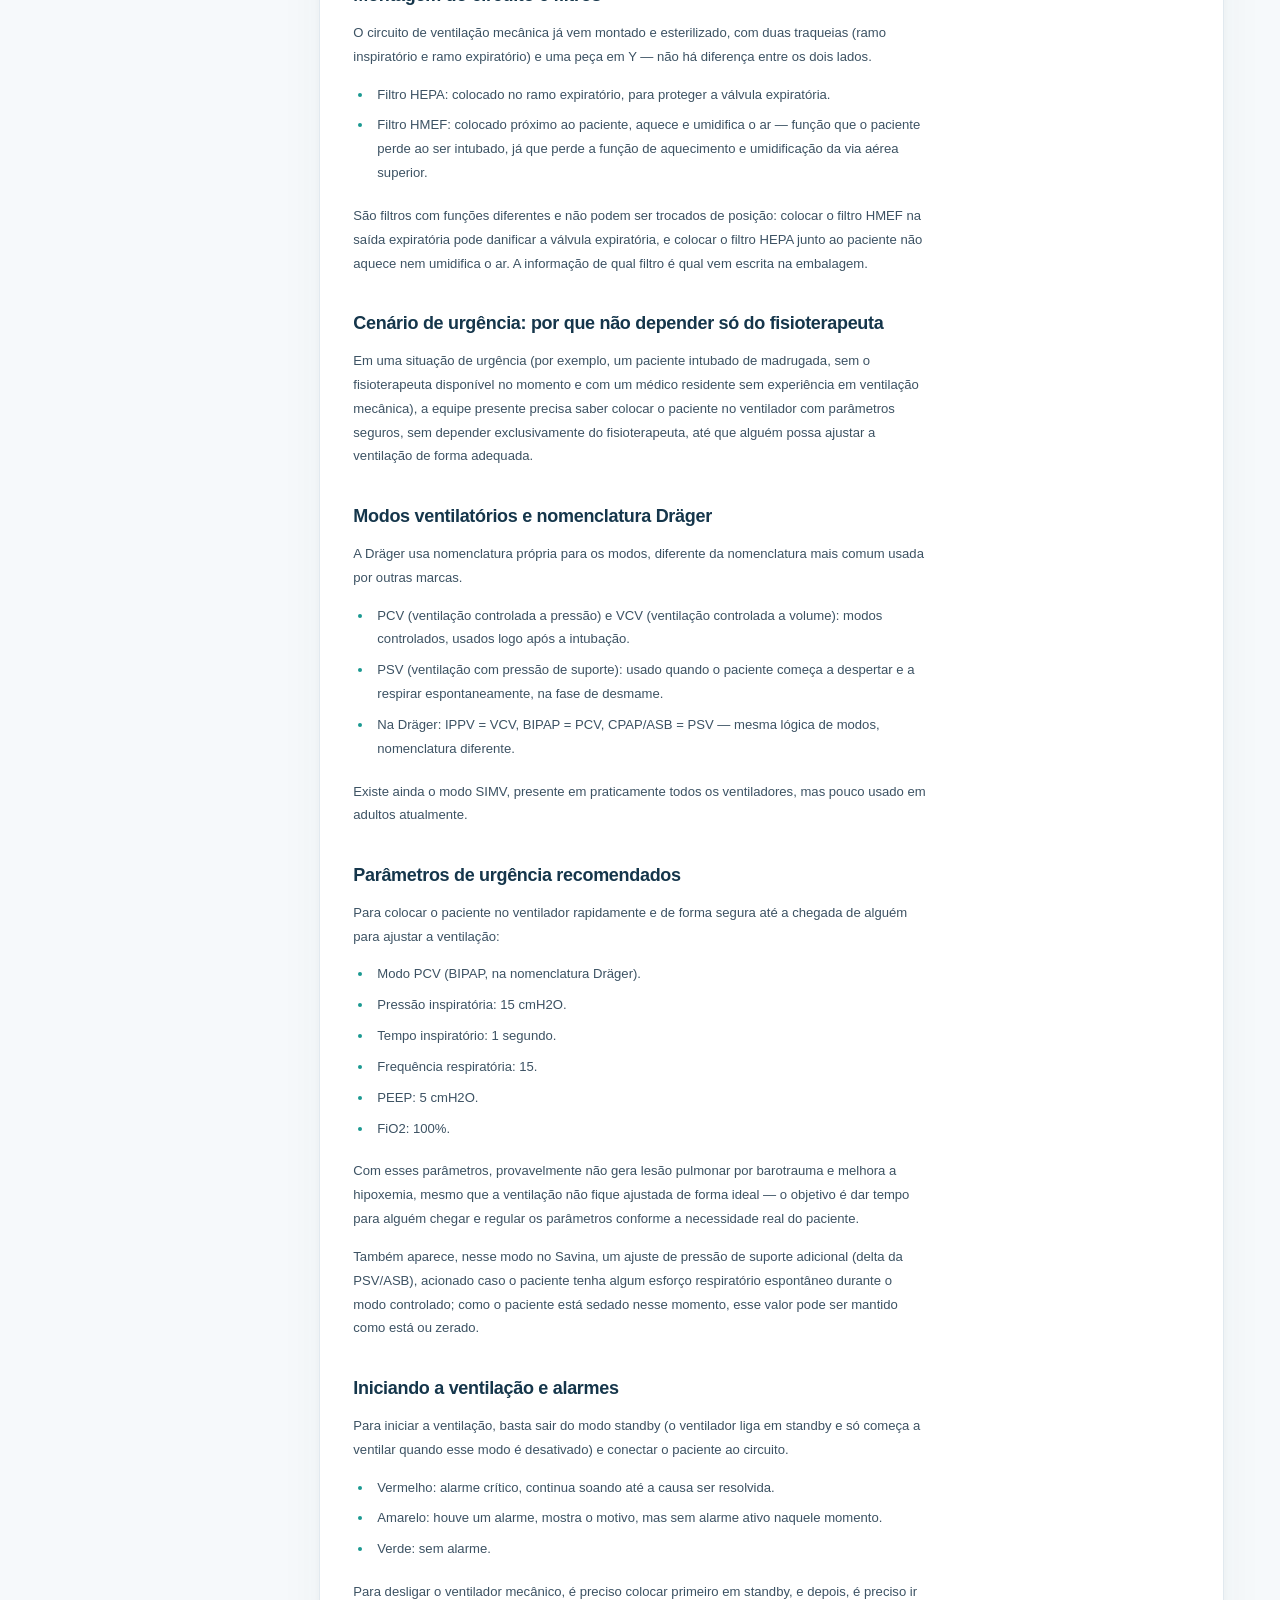
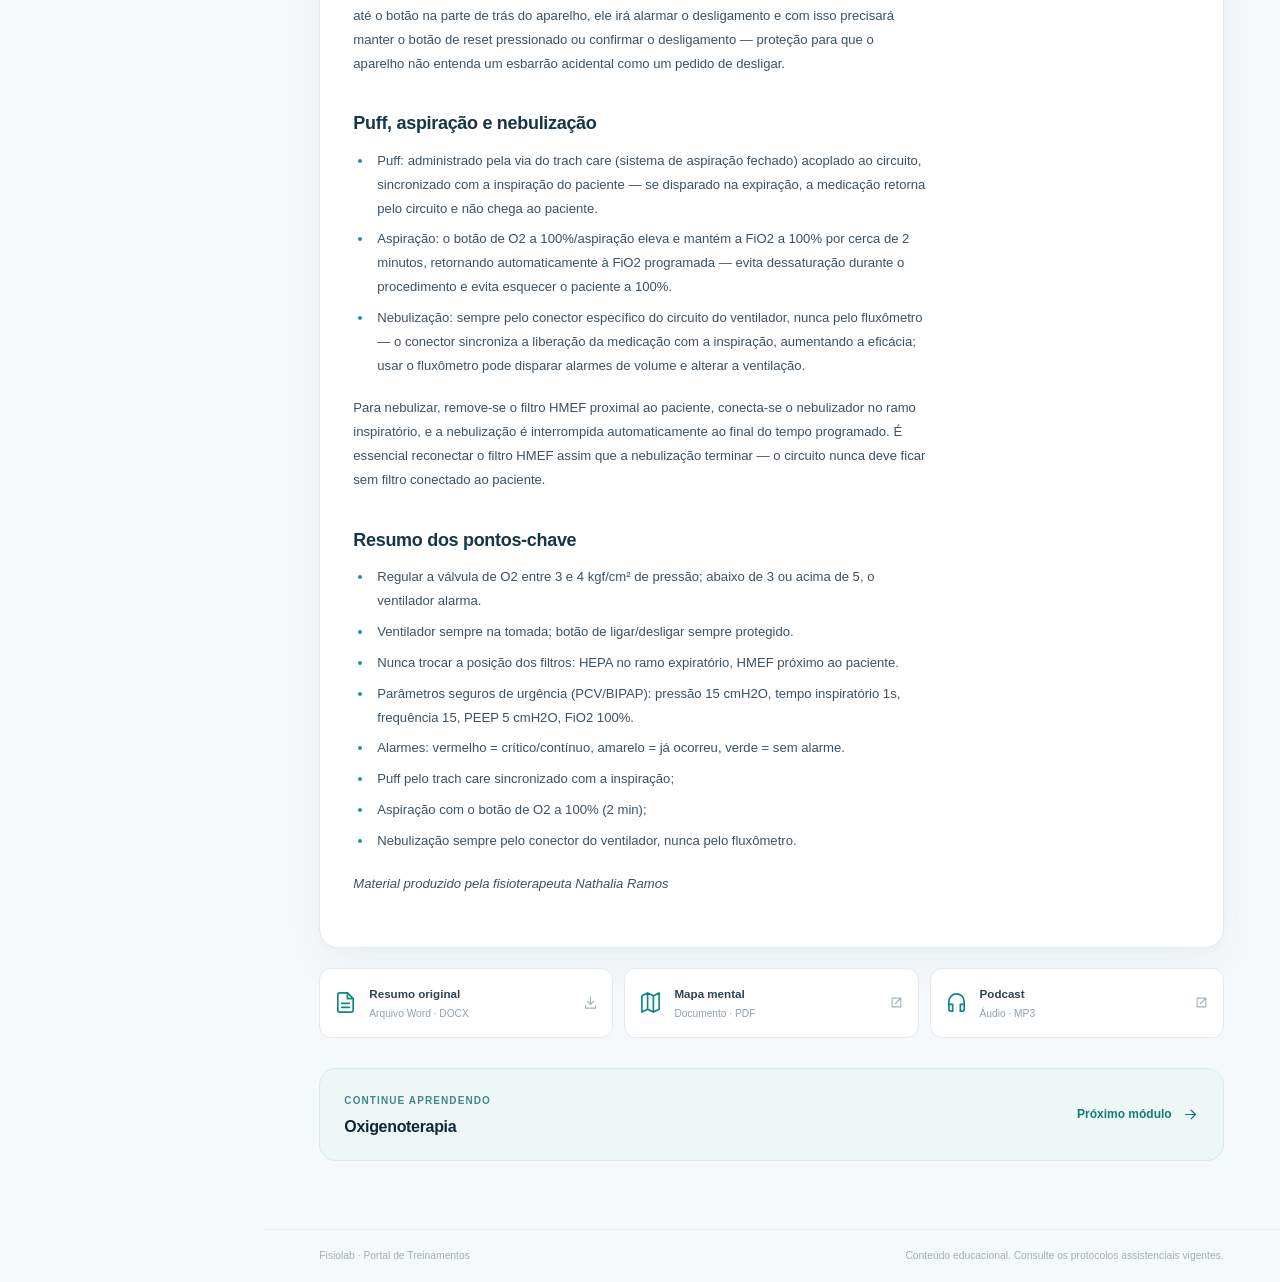
<file: ventilacao-mecanica.html>
<!doctype html>
<html lang="pt-BR" data-page="ventilacao-mecanica">
<head>
  <meta charset="utf-8">
  <meta name="viewport" content="width=device-width,initial-scale=1">
  <meta name="theme-color" content="#0c2334">
  <meta name="description" content="Módulos de treinamento de Fisioterapia: resumos, mapas mentais e podcasts para educação continuada.">
  <title>Ventilação Mecânica | Portal de Treinamentos</title>
  <link rel="icon" href="favicon.svg" type="image/svg+xml">
  <link rel="stylesheet" href="estilos.css">
  <script src="conteudos.js" defer></script>
  <script src="app.js" defer></script>
</head>
<body>
  
<svg aria-hidden="true" class="svg-sprite" xmlns="http://www.w3.org/2000/svg">
<symbol id="i-book" viewBox="0 0 24 24"><path d="M12 7v14m0-14C9 5 5 5 2 6v14c4-1 7-1 10 1 3-2 6-2 10-1V6c-3-1-7-1-10 1Z"/></symbol>
<symbol id="i-home" viewBox="0 0 24 24"><path d="m3 10 9-7 9 7v11H3V10Z"/><path d="M9 21v-8h6v8"/></symbol>
<symbol id="i-wind" viewBox="0 0 24 24"><path d="M3 8h12c4 0 4-5 1-5-2 0-3 1-3 2M2 12h17c5 0 5 6 1 6-2 0-3-1-3-3M3 16h9c4 0 4 5 1 5-2 0-3-1-3-2"/></symbol>
<symbol id="i-layers" viewBox="0 0 24 24"><path d="m12 3 9 5-9 5-9-5 9-5Zm-9 10 9 5 9-5M3 18l9 5 9-5"/></symbol>
<symbol id="i-shield" viewBox="0 0 24 24"><path d="M12 22s8-4 8-11V5l-8-3-8 3v6c0 7 8 11 8 11Z"/><path d="m9 12 2 2 4-4"/></symbol>
<symbol id="i-heart" viewBox="0 0 24 24"><path d="M20.8 4.8a5.5 5.5 0 0 0-7.8 0L12 5.8l-1-1a5.5 5.5 0 0 0-7.8 7.8L12 21l8.8-8.4a5.5 5.5 0 0 0 0-7.8Z"/><path d="M4 12h4l2-3 3 6 2-3h5"/></symbol>
<symbol id="i-waves" viewBox="0 0 24 24"><path d="M2 8c3 0 3-3 6-3s3 3 6 3 3-3 6-3h2M2 14c3 0 3-3 6-3s3 3 6 3 3-3 6-3h2M2 20c3 0 3-3 6-3s3 3 6 3 3-3 6-3h2"/></symbol>
<symbol id="i-activity" viewBox="0 0 24 24"><path d="M2 12h5l3-8 4 16 3-8h5"/></symbol>
<symbol id="i-search" viewBox="0 0 24 24"><circle cx="10.6" cy="10.6" r="7.4"/><path d="m16 16 5 5"/></symbol>
<symbol id="i-arrow" viewBox="0 0 24 24"><path d="M5 12h14m-6-6 6 6-6 6"/></symbol>
<symbol id="i-check" viewBox="0 0 24 24"><path d="m4 12 5 5L20 6"/></symbol>
<symbol id="i-checkcircle" viewBox="0 0 24 24"><circle cx="12" cy="12" r="9"/><path d="m8 12 3 3 5-6"/></symbol>
<symbol id="i-file" viewBox="0 0 24 24"><path d="M14 2H6a2 2 0 0 0-2 2v16a2 2 0 0 0 2 2h12a2 2 0 0 0 2-2V8l-6-6Z"/><path d="M14 2v6h6M8 13h8M8 17h8"/></symbol>
<symbol id="i-map" viewBox="0 0 24 24"><path d="m3 5 6-3 6 3 6-3v17l-6 3-6-3-6 3V5Zm6-3v17M15 5v17"/></symbol>
<symbol id="i-headphones" viewBox="0 0 24 24"><path d="M4 14V11a8 8 0 0 1 16 0v3M4 14h4v7H6a2 2 0 0 1-2-2v-5Zm16 0h-4v7h2a2 2 0 0 0 2-2v-5Z"/></symbol>
<symbol id="i-download" viewBox="0 0 24 24"><path d="M12 3v12m-5-5 5 5 5-5M4 17v4h16v-4"/></symbol>
<symbol id="i-external" viewBox="0 0 24 24"><path d="M13 5h6v6m0-6-9 9M19 13v6H5V5h6"/></symbol>
<symbol id="i-clock" viewBox="0 0 24 24"><circle cx="12" cy="12" r="9"/><path d="M12 7v5l3 2"/></symbol>
<symbol id="i-chevron" viewBox="0 0 24 24"><path d="m9 6 6 6-6 6"/></symbol>
<symbol id="i-x" viewBox="0 0 24 24"><path d="M5 5 19 19M19 5 5 19"/></symbol>
<symbol id="i-menu" viewBox="0 0 24 24"><path d="M4 7h16M4 12h16M4 17h16"/></symbol>
<symbol id="i-print" viewBox="0 0 24 24"><path d="M6 9V3h12v6M6 18H4V9h16v9h-2M6 15h12v7H6v-7Zm11-3h.01"/></symbol>
<symbol id="i-spark" viewBox="0 0 24 24"><path d="m12 2 2.5 7.5L22 12l-7.5 2.5L12 22l-2.5-7.5L2 12l7.5-2.5L12 2Z"/></symbol>
</svg>
  <div class="site-layout">
    <aside class="sidebar" id="sidebar" aria-label="Menu dos treinamentos">
      <a href="index.html" class="brand" aria-label="Portal de Treinamentos — Início">
        <span class="brand-mark"><svg class="ico" aria-hidden="true"><use href="#i-activity"/></svg></span>
        <span class="brand-copy"><strong>FISIO<span>LAB</span></strong><small>Educação continuada</small></span>
      </a>
      <div class="menu-caption">NAVEGAÇÃO</div>
      <nav class="primary-nav" id="primary-nav">
        <a class="nav-entry" href="index.html" data-nav="inicio"><svg class="ico"><use href="#i-home"/></svg><span>Visão geral</span></a>
        <span class="nav-group-caption">MÓDULOS DE TREINAMENTO</span>
        <a class="nav-entry" href="oxigenoterapia.html" data-nav="oxigenoterapia"><span class="nav-num">01</span><span>Oxigênio suplementar</span><span class="nav-done" data-complete-icon="oxigenoterapia"></span></a>
<a class="nav-entry" href="vni.html" data-nav="vni"><span class="nav-num">02</span><span>VNI</span><span class="nav-done" data-complete-icon="vni"></span></a>
<a class="nav-entry" href="via-aerea-artificial.html" data-nav="via-aerea-artificial"><span class="nav-num">03</span><span>Cuidados com VAA</span><span class="nav-done" data-complete-icon="via-aerea-artificial"></span></a>
<a class="nav-entry" href="pcr.html" data-nav="pcr"><span class="nav-num">04</span><span>PCR</span><span class="nav-done" data-complete-icon="pcr"></span></a>
<a class="nav-entry" href="cnaf.html" data-nav="cnaf"><span class="nav-num">05</span><span>CNAF</span><span class="nav-done" data-complete-icon="cnaf"></span></a>
<a class="nav-entry" href="ventilacao-mecanica.html" data-nav="ventilacao-mecanica"><span class="nav-num">06</span><span>VM invasiva</span><span class="nav-done" data-complete-icon="ventilacao-mecanica"></span></a>
      </nav>
      <div class="sidebar-bottom"><div class="sidebar-progress-info"><span>Seu progresso</span><strong id="side-progress-value">0 de 6</strong></div><div class="progress-track"><span id="side-progress-bar"></span></div><p>O progresso fica salvo neste navegador.</p></div>
    </aside>
    <div class="workspace">
      <header class="topbar">
        <button class="icon-button menu-toggle" id="mobile-menu" type="button" aria-label="Abrir menu" aria-expanded="false"><svg class="ico"><use href="#i-menu"/></svg></button>
        <div class="topbar-location"><span>Portal de treinamentos</span><svg class="ico"><use href="#i-chevron"/></svg><strong id="breadcrumb">Visão geral</strong></div>
        <div class="topbar-right"><span class="topbar-kicker">FISIOTERAPIA</span><span class="topbar-dot"></span><span>Biblioteca de aprendizagem</span></div>
      </header>
      <main id="main" tabindex="-1"></main>
      <footer class="page-footer"><span>Fisiolab · Portal de Treinamentos</span><span>Conteúdo educacional. Consulte os protocolos assistenciais vigentes.</span></footer>
    </div>
  </div>
  <div class="mobile-overlay" id="mobile-overlay"></div>
</body>
</html>
</file>
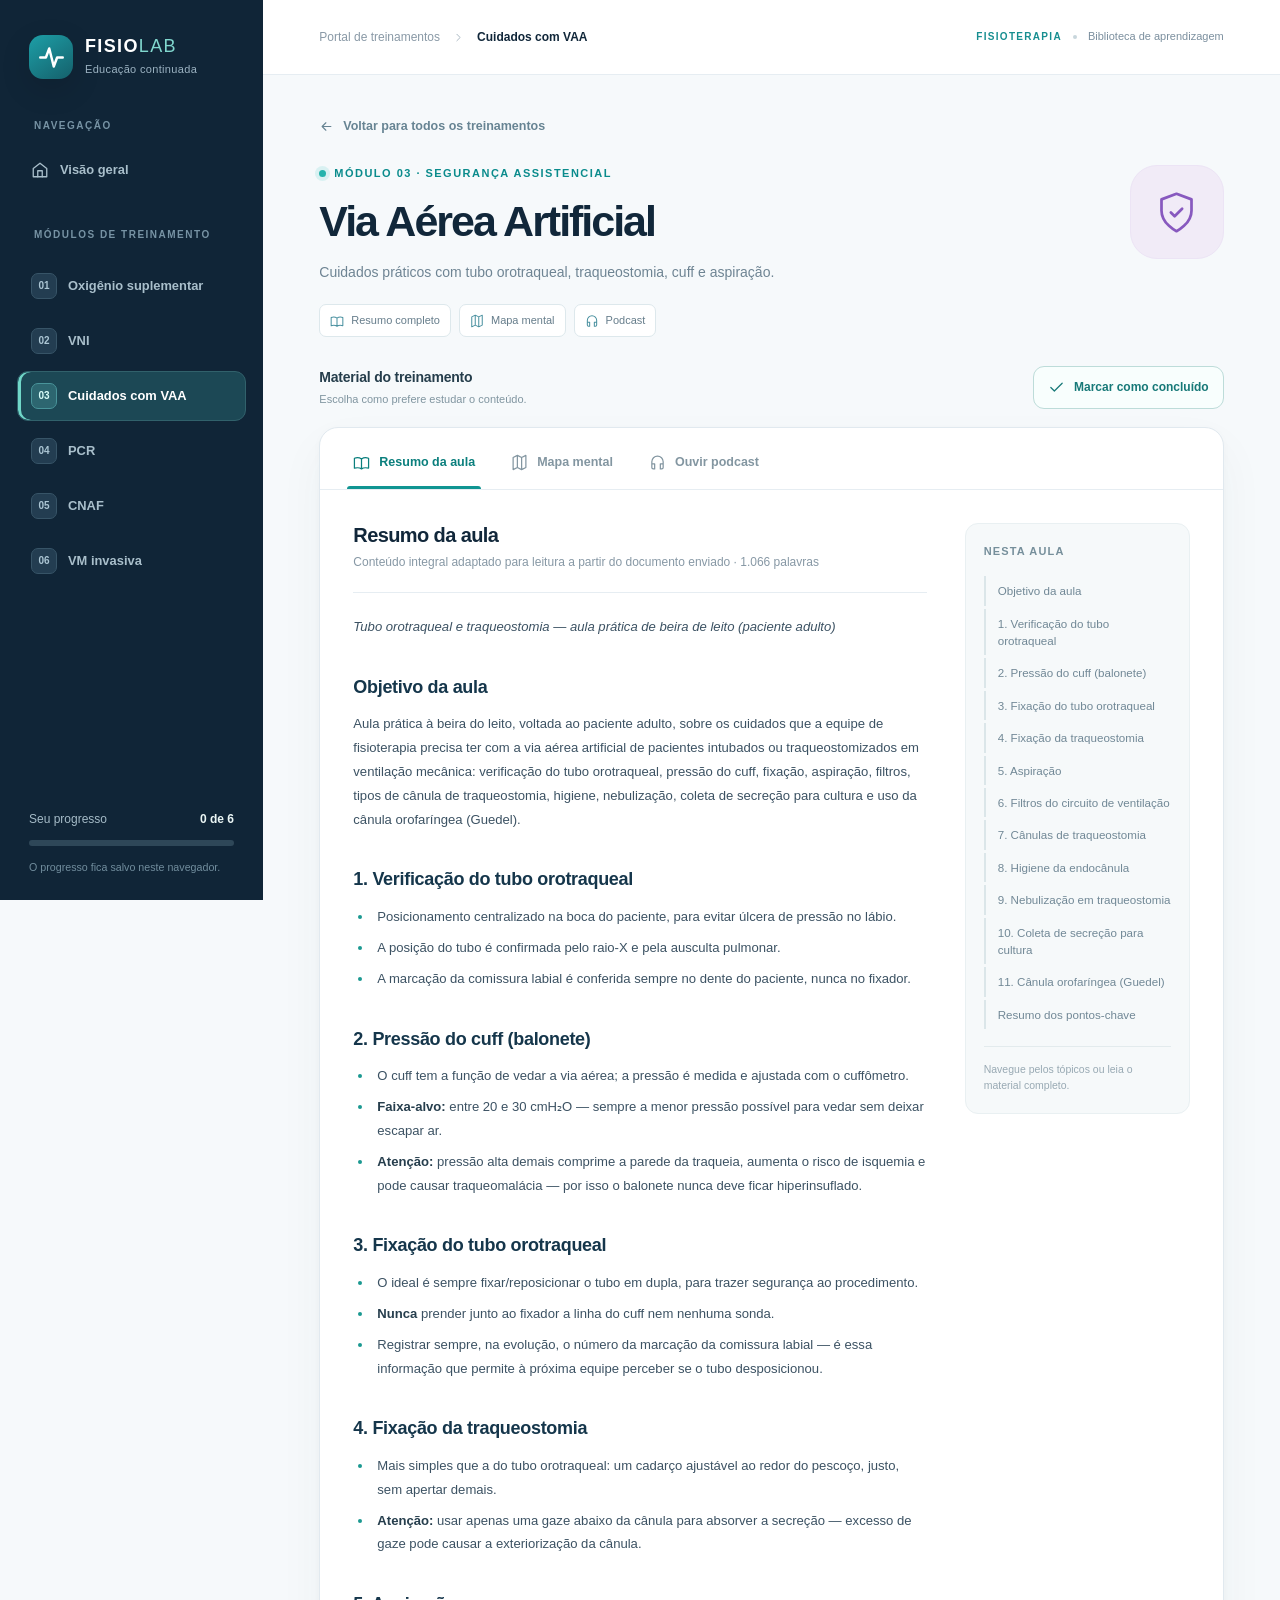
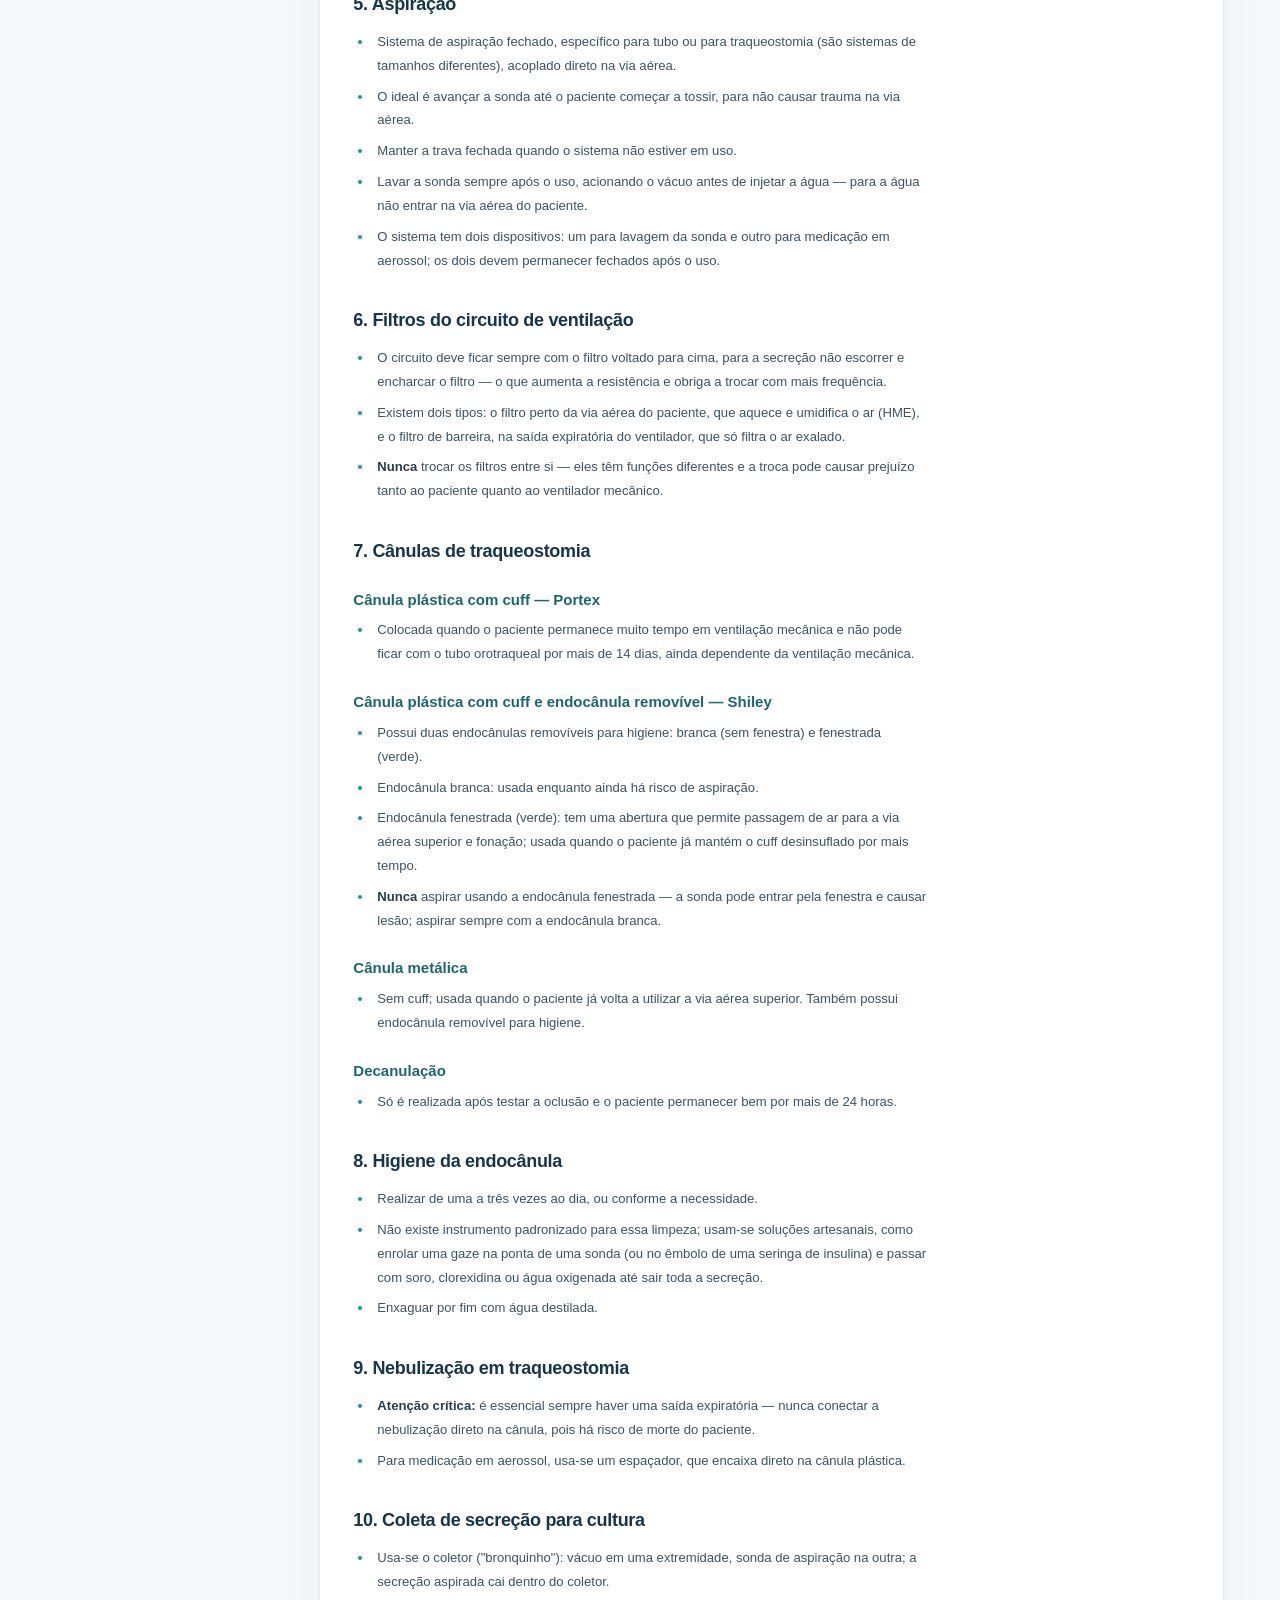
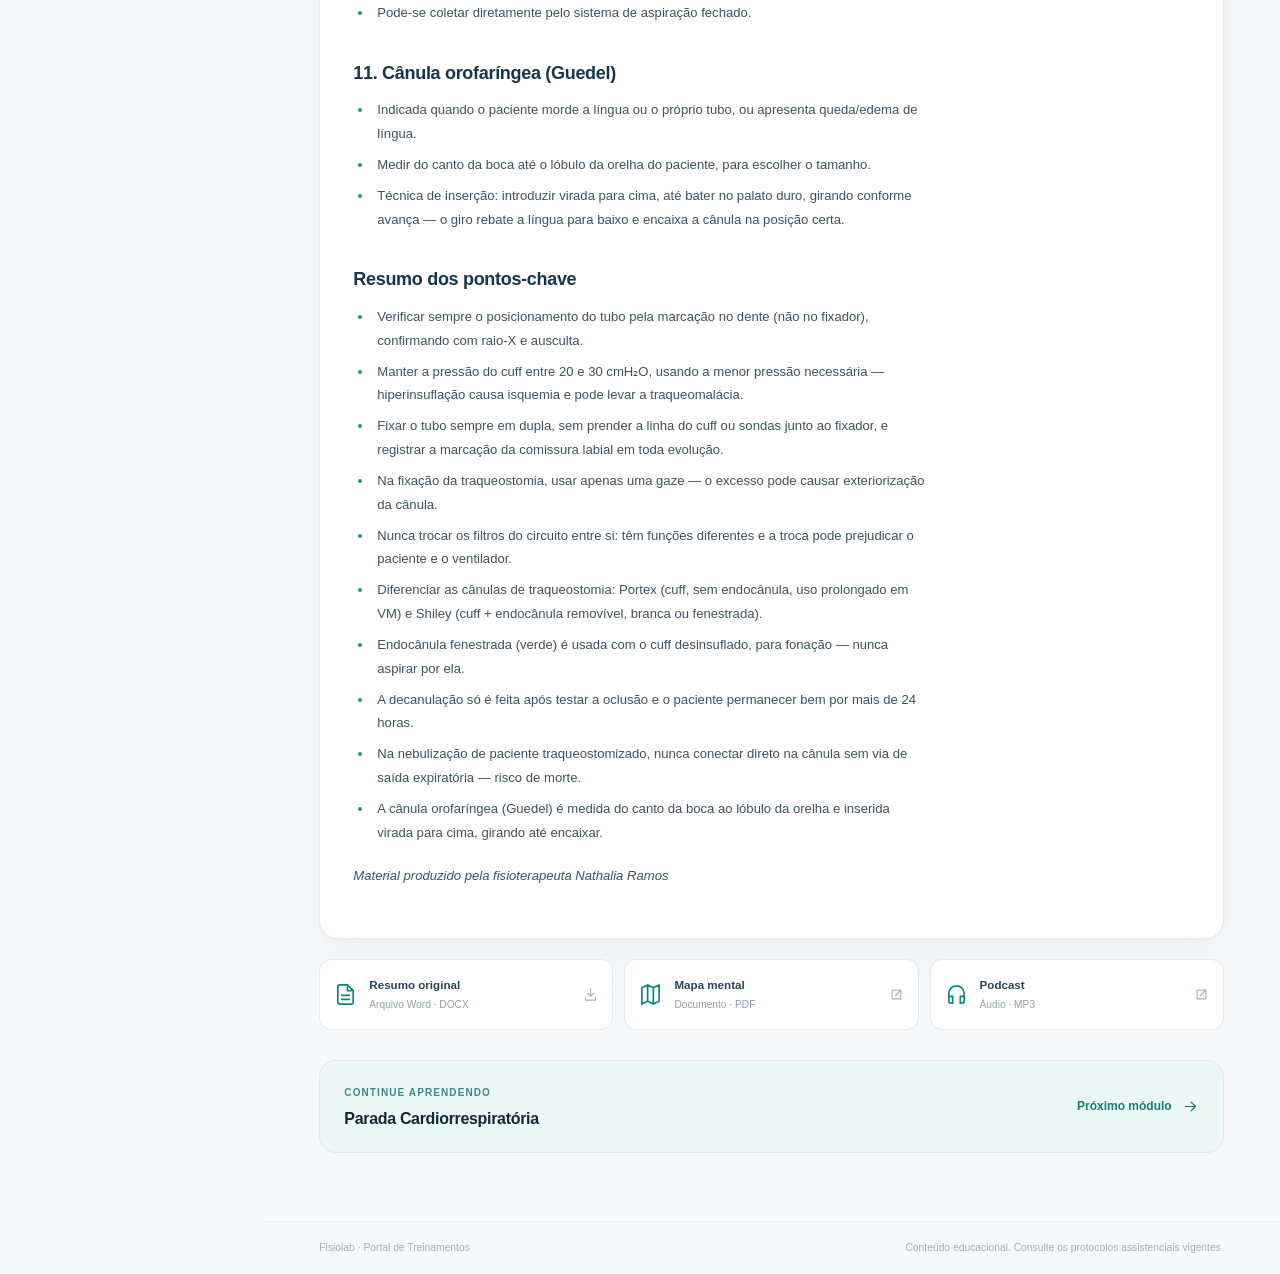
<file: via-aerea-artificial.html>
<!doctype html>
<html lang="pt-BR" data-page="via-aerea-artificial">
<head>
  <meta charset="utf-8">
  <meta name="viewport" content="width=device-width,initial-scale=1">
  <meta name="theme-color" content="#0c2334">
  <meta name="description" content="Módulos de treinamento de Fisioterapia: resumos, mapas mentais e podcasts para educação continuada.">
  <title>Via Aérea Artificial | Portal de Treinamentos</title>
  <link rel="icon" href="favicon.svg" type="image/svg+xml">
  <link rel="stylesheet" href="estilos.css">
  <script src="conteudos.js" defer></script>
  <script src="app.js" defer></script>
</head>
<body>
  
<svg aria-hidden="true" class="svg-sprite" xmlns="http://www.w3.org/2000/svg">
<symbol id="i-book" viewBox="0 0 24 24"><path d="M12 7v14m0-14C9 5 5 5 2 6v14c4-1 7-1 10 1 3-2 6-2 10-1V6c-3-1-7-1-10 1Z"/></symbol>
<symbol id="i-home" viewBox="0 0 24 24"><path d="m3 10 9-7 9 7v11H3V10Z"/><path d="M9 21v-8h6v8"/></symbol>
<symbol id="i-wind" viewBox="0 0 24 24"><path d="M3 8h12c4 0 4-5 1-5-2 0-3 1-3 2M2 12h17c5 0 5 6 1 6-2 0-3-1-3-3M3 16h9c4 0 4 5 1 5-2 0-3-1-3-2"/></symbol>
<symbol id="i-layers" viewBox="0 0 24 24"><path d="m12 3 9 5-9 5-9-5 9-5Zm-9 10 9 5 9-5M3 18l9 5 9-5"/></symbol>
<symbol id="i-shield" viewBox="0 0 24 24"><path d="M12 22s8-4 8-11V5l-8-3-8 3v6c0 7 8 11 8 11Z"/><path d="m9 12 2 2 4-4"/></symbol>
<symbol id="i-heart" viewBox="0 0 24 24"><path d="M20.8 4.8a5.5 5.5 0 0 0-7.8 0L12 5.8l-1-1a5.5 5.5 0 0 0-7.8 7.8L12 21l8.8-8.4a5.5 5.5 0 0 0 0-7.8Z"/><path d="M4 12h4l2-3 3 6 2-3h5"/></symbol>
<symbol id="i-waves" viewBox="0 0 24 24"><path d="M2 8c3 0 3-3 6-3s3 3 6 3 3-3 6-3h2M2 14c3 0 3-3 6-3s3 3 6 3 3-3 6-3h2M2 20c3 0 3-3 6-3s3 3 6 3 3-3 6-3h2"/></symbol>
<symbol id="i-activity" viewBox="0 0 24 24"><path d="M2 12h5l3-8 4 16 3-8h5"/></symbol>
<symbol id="i-search" viewBox="0 0 24 24"><circle cx="10.6" cy="10.6" r="7.4"/><path d="m16 16 5 5"/></symbol>
<symbol id="i-arrow" viewBox="0 0 24 24"><path d="M5 12h14m-6-6 6 6-6 6"/></symbol>
<symbol id="i-check" viewBox="0 0 24 24"><path d="m4 12 5 5L20 6"/></symbol>
<symbol id="i-checkcircle" viewBox="0 0 24 24"><circle cx="12" cy="12" r="9"/><path d="m8 12 3 3 5-6"/></symbol>
<symbol id="i-file" viewBox="0 0 24 24"><path d="M14 2H6a2 2 0 0 0-2 2v16a2 2 0 0 0 2 2h12a2 2 0 0 0 2-2V8l-6-6Z"/><path d="M14 2v6h6M8 13h8M8 17h8"/></symbol>
<symbol id="i-map" viewBox="0 0 24 24"><path d="m3 5 6-3 6 3 6-3v17l-6 3-6-3-6 3V5Zm6-3v17M15 5v17"/></symbol>
<symbol id="i-headphones" viewBox="0 0 24 24"><path d="M4 14V11a8 8 0 0 1 16 0v3M4 14h4v7H6a2 2 0 0 1-2-2v-5Zm16 0h-4v7h2a2 2 0 0 0 2-2v-5Z"/></symbol>
<symbol id="i-download" viewBox="0 0 24 24"><path d="M12 3v12m-5-5 5 5 5-5M4 17v4h16v-4"/></symbol>
<symbol id="i-external" viewBox="0 0 24 24"><path d="M13 5h6v6m0-6-9 9M19 13v6H5V5h6"/></symbol>
<symbol id="i-clock" viewBox="0 0 24 24"><circle cx="12" cy="12" r="9"/><path d="M12 7v5l3 2"/></symbol>
<symbol id="i-chevron" viewBox="0 0 24 24"><path d="m9 6 6 6-6 6"/></symbol>
<symbol id="i-x" viewBox="0 0 24 24"><path d="M5 5 19 19M19 5 5 19"/></symbol>
<symbol id="i-menu" viewBox="0 0 24 24"><path d="M4 7h16M4 12h16M4 17h16"/></symbol>
<symbol id="i-print" viewBox="0 0 24 24"><path d="M6 9V3h12v6M6 18H4V9h16v9h-2M6 15h12v7H6v-7Zm11-3h.01"/></symbol>
<symbol id="i-spark" viewBox="0 0 24 24"><path d="m12 2 2.5 7.5L22 12l-7.5 2.5L12 22l-2.5-7.5L2 12l7.5-2.5L12 2Z"/></symbol>
</svg>
  <div class="site-layout">
    <aside class="sidebar" id="sidebar" aria-label="Menu dos treinamentos">
      <a href="index.html" class="brand" aria-label="Portal de Treinamentos — Início">
        <span class="brand-mark"><svg class="ico" aria-hidden="true"><use href="#i-activity"/></svg></span>
        <span class="brand-copy"><strong>FISIO<span>LAB</span></strong><small>Educação continuada</small></span>
      </a>
      <div class="menu-caption">NAVEGAÇÃO</div>
      <nav class="primary-nav" id="primary-nav">
        <a class="nav-entry" href="index.html" data-nav="inicio"><svg class="ico"><use href="#i-home"/></svg><span>Visão geral</span></a>
        <span class="nav-group-caption">MÓDULOS DE TREINAMENTO</span>
        <a class="nav-entry" href="oxigenoterapia.html" data-nav="oxigenoterapia"><span class="nav-num">01</span><span>Oxigênio suplementar</span><span class="nav-done" data-complete-icon="oxigenoterapia"></span></a>
<a class="nav-entry" href="vni.html" data-nav="vni"><span class="nav-num">02</span><span>VNI</span><span class="nav-done" data-complete-icon="vni"></span></a>
<a class="nav-entry" href="via-aerea-artificial.html" data-nav="via-aerea-artificial"><span class="nav-num">03</span><span>Cuidados com VAA</span><span class="nav-done" data-complete-icon="via-aerea-artificial"></span></a>
<a class="nav-entry" href="pcr.html" data-nav="pcr"><span class="nav-num">04</span><span>PCR</span><span class="nav-done" data-complete-icon="pcr"></span></a>
<a class="nav-entry" href="cnaf.html" data-nav="cnaf"><span class="nav-num">05</span><span>CNAF</span><span class="nav-done" data-complete-icon="cnaf"></span></a>
<a class="nav-entry" href="ventilacao-mecanica.html" data-nav="ventilacao-mecanica"><span class="nav-num">06</span><span>VM invasiva</span><span class="nav-done" data-complete-icon="ventilacao-mecanica"></span></a>
      </nav>
      <div class="sidebar-bottom"><div class="sidebar-progress-info"><span>Seu progresso</span><strong id="side-progress-value">0 de 6</strong></div><div class="progress-track"><span id="side-progress-bar"></span></div><p>O progresso fica salvo neste navegador.</p></div>
    </aside>
    <div class="workspace">
      <header class="topbar">
        <button class="icon-button menu-toggle" id="mobile-menu" type="button" aria-label="Abrir menu" aria-expanded="false"><svg class="ico"><use href="#i-menu"/></svg></button>
        <div class="topbar-location"><span>Portal de treinamentos</span><svg class="ico"><use href="#i-chevron"/></svg><strong id="breadcrumb">Visão geral</strong></div>
        <div class="topbar-right"><span class="topbar-kicker">FISIOTERAPIA</span><span class="topbar-dot"></span><span>Biblioteca de aprendizagem</span></div>
      </header>
      <main id="main" tabindex="-1"></main>
      <footer class="page-footer"><span>Fisiolab · Portal de Treinamentos</span><span>Conteúdo educacional. Consulte os protocolos assistenciais vigentes.</span></footer>
    </div>
  </div>
  <div class="mobile-overlay" id="mobile-overlay"></div>
</body>
</html>
</file>
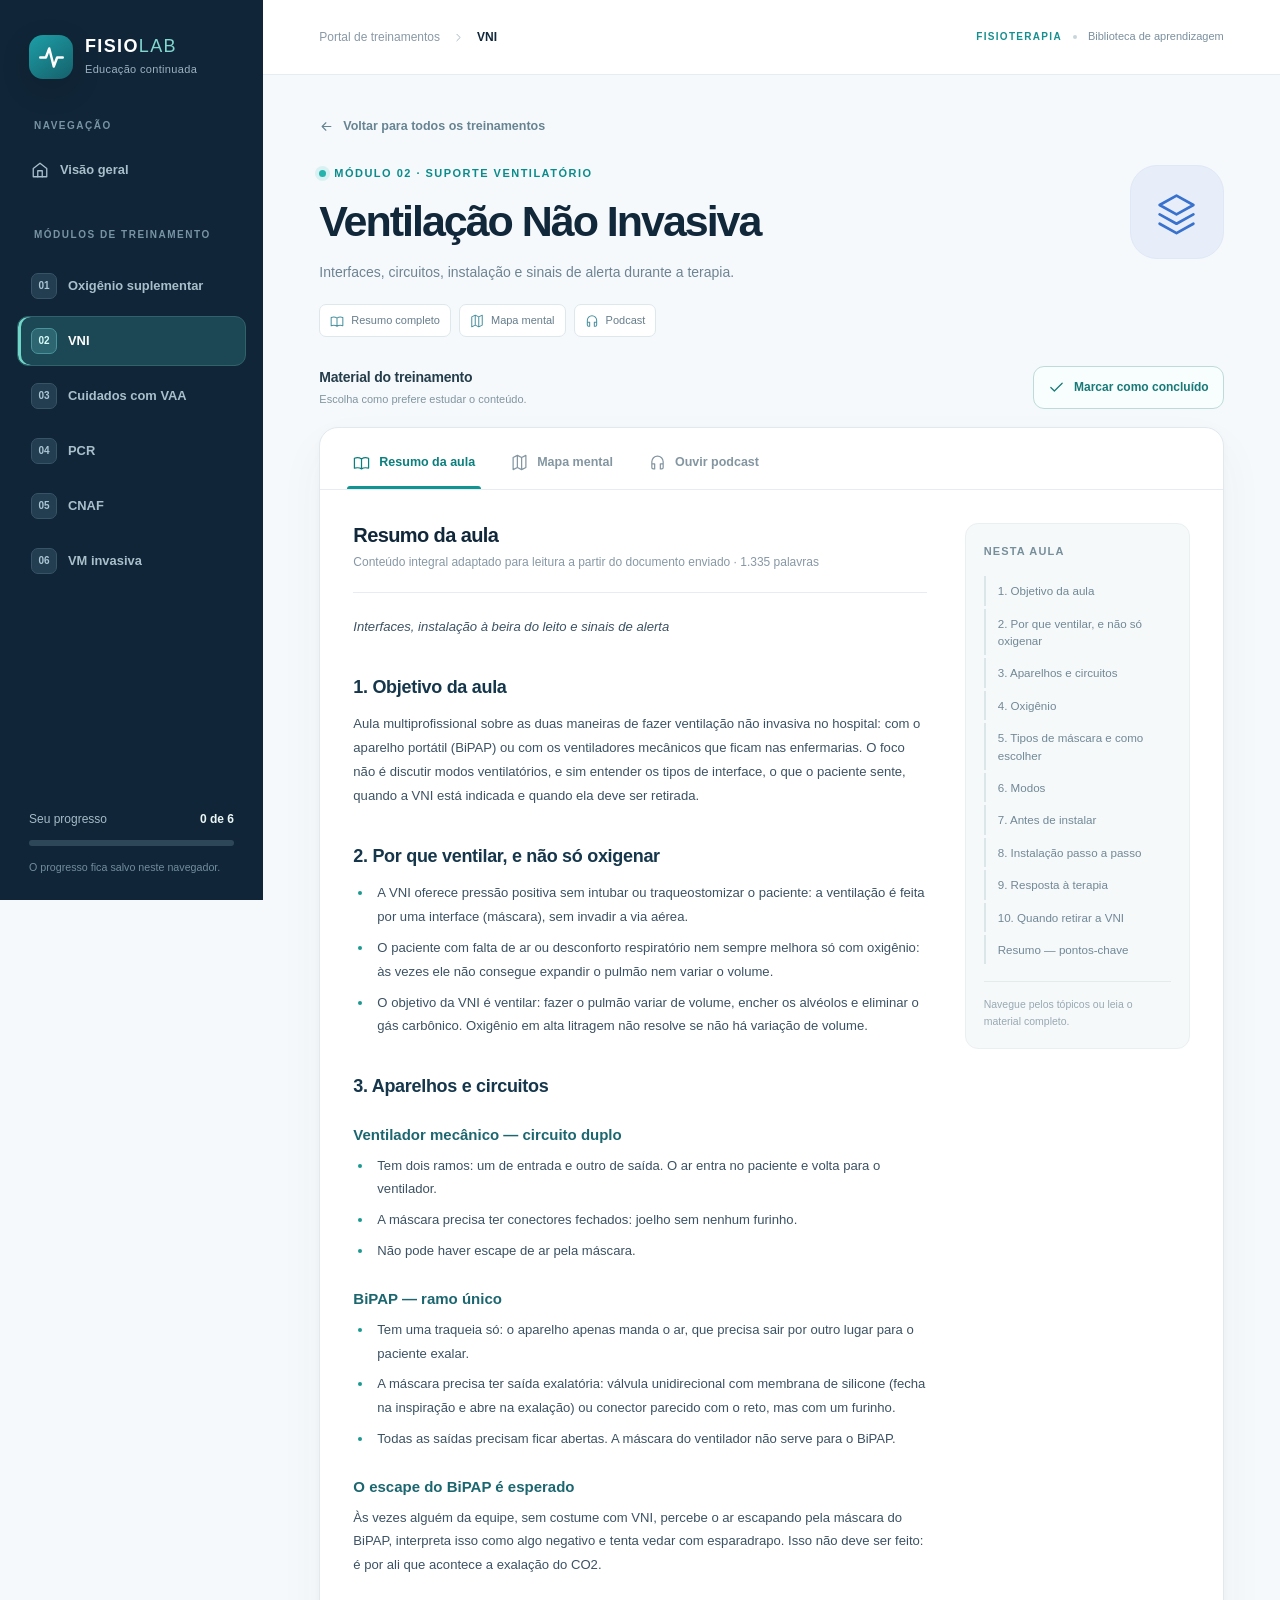
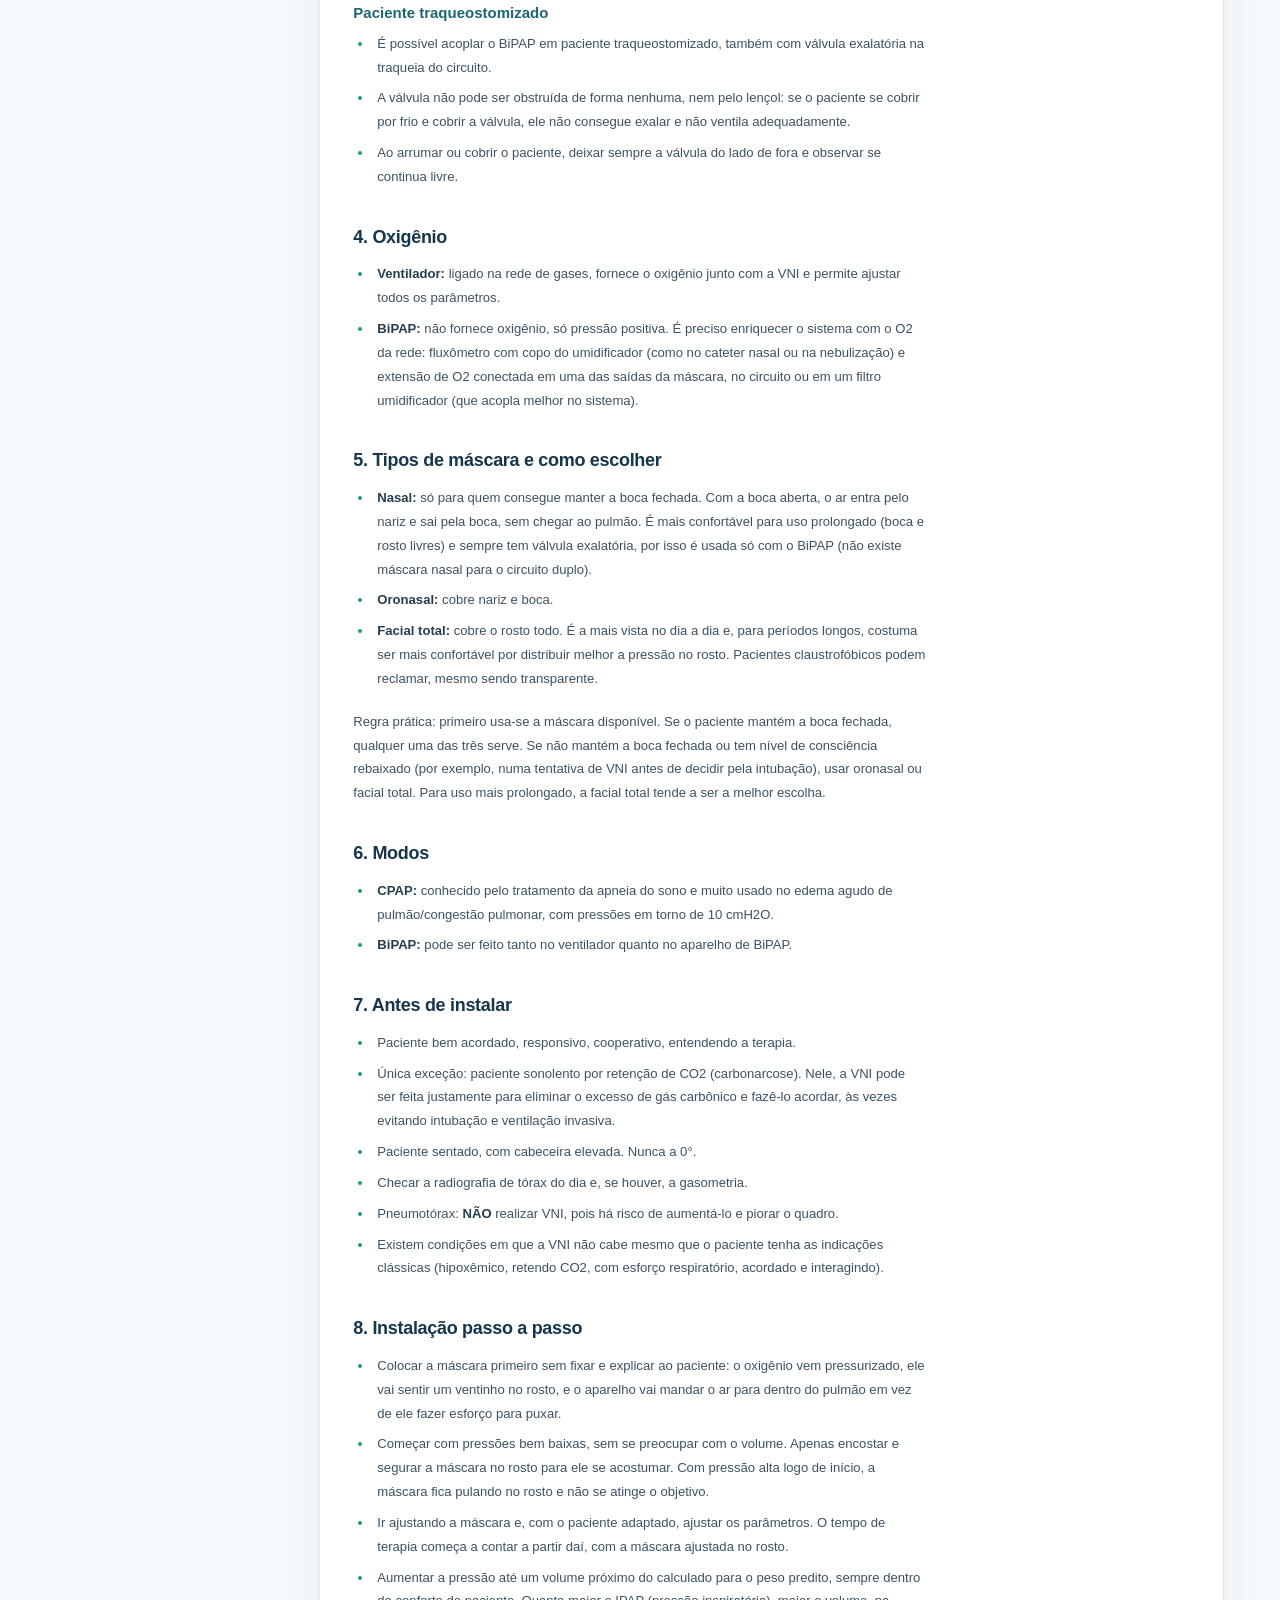
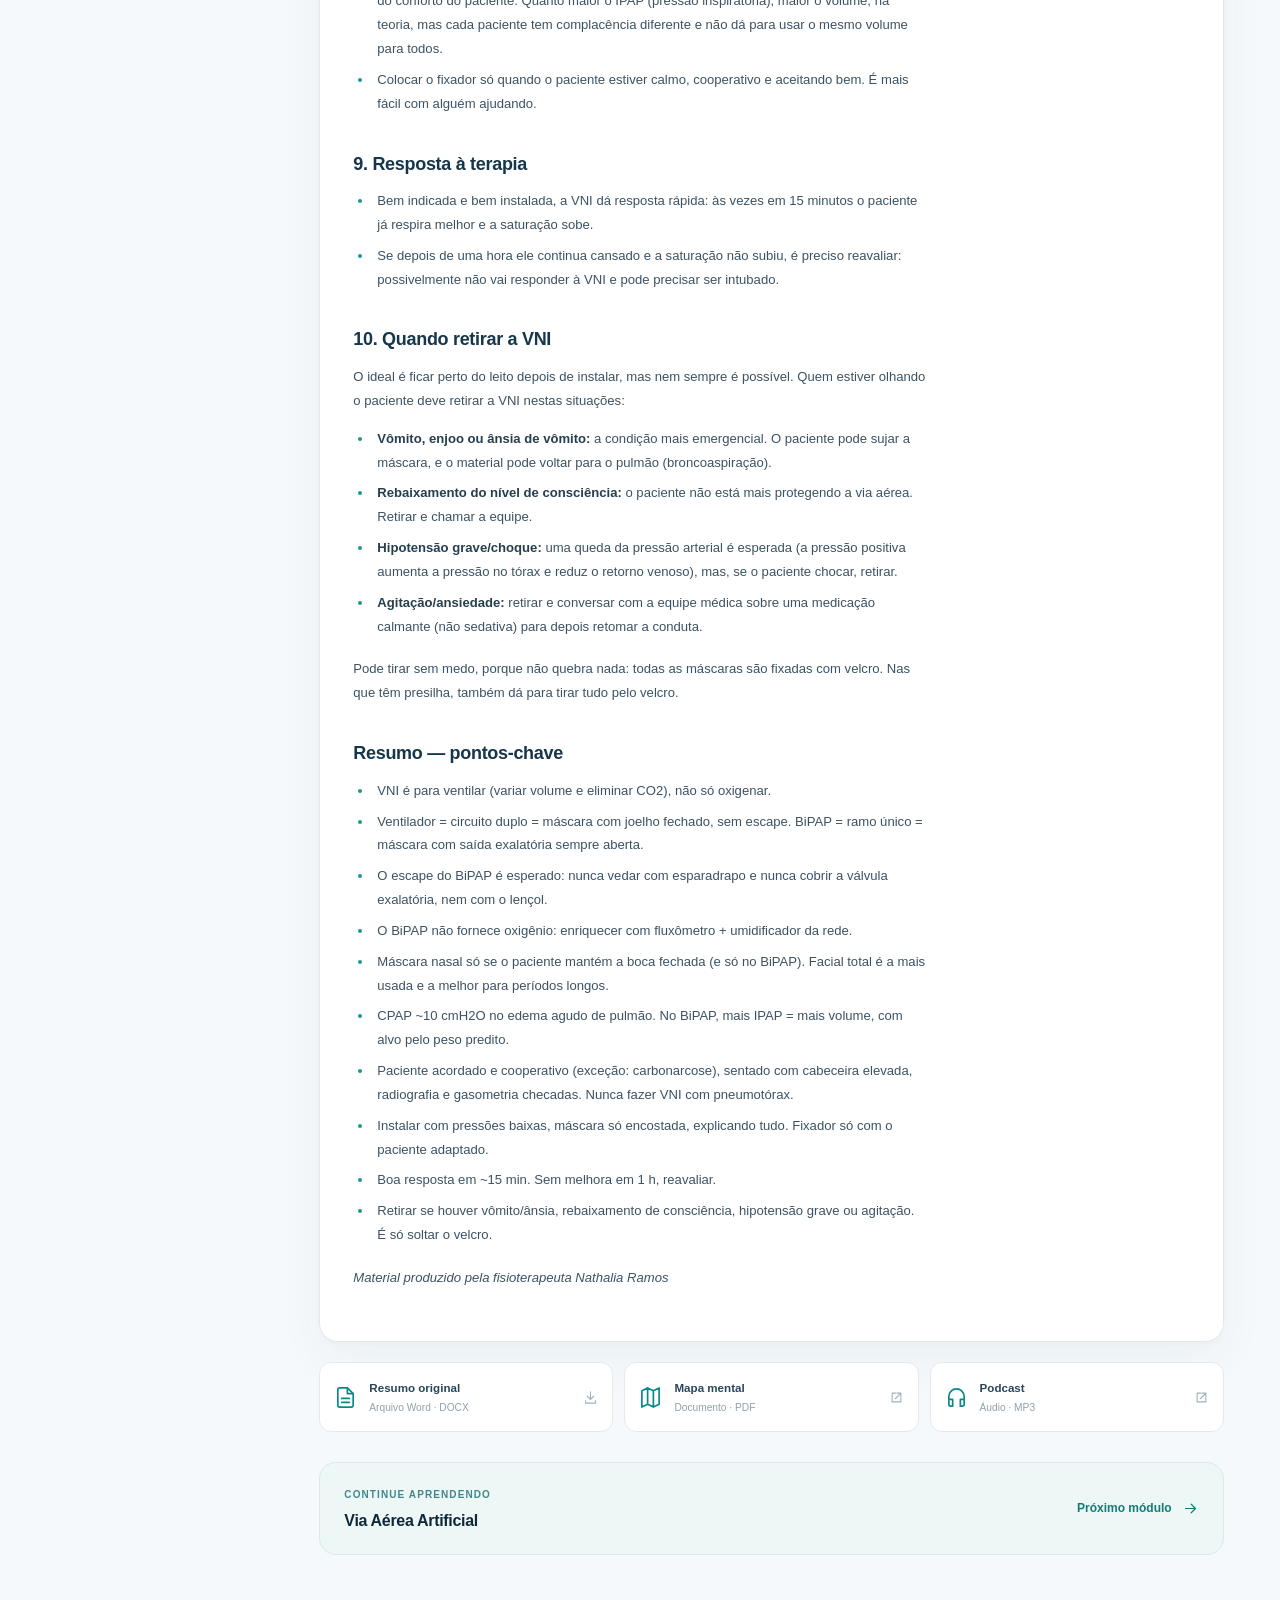
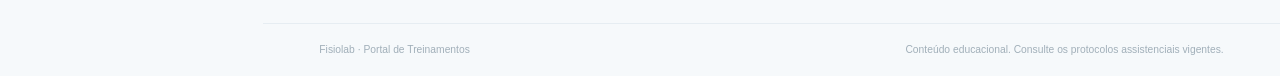
<file: vni.html>
<!doctype html>
<html lang="pt-BR" data-page="vni">
<head>
  <meta charset="utf-8">
  <meta name="viewport" content="width=device-width,initial-scale=1">
  <meta name="theme-color" content="#0c2334">
  <meta name="description" content="Módulos de treinamento de Fisioterapia: resumos, mapas mentais e podcasts para educação continuada.">
  <title>Ventilação Não Invasiva | Portal de Treinamentos</title>
  <link rel="icon" href="favicon.svg" type="image/svg+xml">
  <link rel="stylesheet" href="estilos.css">
  <script src="conteudos.js" defer></script>
  <script src="app.js" defer></script>
</head>
<body>
  
<svg aria-hidden="true" class="svg-sprite" xmlns="http://www.w3.org/2000/svg">
<symbol id="i-book" viewBox="0 0 24 24"><path d="M12 7v14m0-14C9 5 5 5 2 6v14c4-1 7-1 10 1 3-2 6-2 10-1V6c-3-1-7-1-10 1Z"/></symbol>
<symbol id="i-home" viewBox="0 0 24 24"><path d="m3 10 9-7 9 7v11H3V10Z"/><path d="M9 21v-8h6v8"/></symbol>
<symbol id="i-wind" viewBox="0 0 24 24"><path d="M3 8h12c4 0 4-5 1-5-2 0-3 1-3 2M2 12h17c5 0 5 6 1 6-2 0-3-1-3-3M3 16h9c4 0 4 5 1 5-2 0-3-1-3-2"/></symbol>
<symbol id="i-layers" viewBox="0 0 24 24"><path d="m12 3 9 5-9 5-9-5 9-5Zm-9 10 9 5 9-5M3 18l9 5 9-5"/></symbol>
<symbol id="i-shield" viewBox="0 0 24 24"><path d="M12 22s8-4 8-11V5l-8-3-8 3v6c0 7 8 11 8 11Z"/><path d="m9 12 2 2 4-4"/></symbol>
<symbol id="i-heart" viewBox="0 0 24 24"><path d="M20.8 4.8a5.5 5.5 0 0 0-7.8 0L12 5.8l-1-1a5.5 5.5 0 0 0-7.8 7.8L12 21l8.8-8.4a5.5 5.5 0 0 0 0-7.8Z"/><path d="M4 12h4l2-3 3 6 2-3h5"/></symbol>
<symbol id="i-waves" viewBox="0 0 24 24"><path d="M2 8c3 0 3-3 6-3s3 3 6 3 3-3 6-3h2M2 14c3 0 3-3 6-3s3 3 6 3 3-3 6-3h2M2 20c3 0 3-3 6-3s3 3 6 3 3-3 6-3h2"/></symbol>
<symbol id="i-activity" viewBox="0 0 24 24"><path d="M2 12h5l3-8 4 16 3-8h5"/></symbol>
<symbol id="i-search" viewBox="0 0 24 24"><circle cx="10.6" cy="10.6" r="7.4"/><path d="m16 16 5 5"/></symbol>
<symbol id="i-arrow" viewBox="0 0 24 24"><path d="M5 12h14m-6-6 6 6-6 6"/></symbol>
<symbol id="i-check" viewBox="0 0 24 24"><path d="m4 12 5 5L20 6"/></symbol>
<symbol id="i-checkcircle" viewBox="0 0 24 24"><circle cx="12" cy="12" r="9"/><path d="m8 12 3 3 5-6"/></symbol>
<symbol id="i-file" viewBox="0 0 24 24"><path d="M14 2H6a2 2 0 0 0-2 2v16a2 2 0 0 0 2 2h12a2 2 0 0 0 2-2V8l-6-6Z"/><path d="M14 2v6h6M8 13h8M8 17h8"/></symbol>
<symbol id="i-map" viewBox="0 0 24 24"><path d="m3 5 6-3 6 3 6-3v17l-6 3-6-3-6 3V5Zm6-3v17M15 5v17"/></symbol>
<symbol id="i-headphones" viewBox="0 0 24 24"><path d="M4 14V11a8 8 0 0 1 16 0v3M4 14h4v7H6a2 2 0 0 1-2-2v-5Zm16 0h-4v7h2a2 2 0 0 0 2-2v-5Z"/></symbol>
<symbol id="i-download" viewBox="0 0 24 24"><path d="M12 3v12m-5-5 5 5 5-5M4 17v4h16v-4"/></symbol>
<symbol id="i-external" viewBox="0 0 24 24"><path d="M13 5h6v6m0-6-9 9M19 13v6H5V5h6"/></symbol>
<symbol id="i-clock" viewBox="0 0 24 24"><circle cx="12" cy="12" r="9"/><path d="M12 7v5l3 2"/></symbol>
<symbol id="i-chevron" viewBox="0 0 24 24"><path d="m9 6 6 6-6 6"/></symbol>
<symbol id="i-x" viewBox="0 0 24 24"><path d="M5 5 19 19M19 5 5 19"/></symbol>
<symbol id="i-menu" viewBox="0 0 24 24"><path d="M4 7h16M4 12h16M4 17h16"/></symbol>
<symbol id="i-print" viewBox="0 0 24 24"><path d="M6 9V3h12v6M6 18H4V9h16v9h-2M6 15h12v7H6v-7Zm11-3h.01"/></symbol>
<symbol id="i-spark" viewBox="0 0 24 24"><path d="m12 2 2.5 7.5L22 12l-7.5 2.5L12 22l-2.5-7.5L2 12l7.5-2.5L12 2Z"/></symbol>
</svg>
  <div class="site-layout">
    <aside class="sidebar" id="sidebar" aria-label="Menu dos treinamentos">
      <a href="index.html" class="brand" aria-label="Portal de Treinamentos — Início">
        <span class="brand-mark"><svg class="ico" aria-hidden="true"><use href="#i-activity"/></svg></span>
        <span class="brand-copy"><strong>FISIO<span>LAB</span></strong><small>Educação continuada</small></span>
      </a>
      <div class="menu-caption">NAVEGAÇÃO</div>
      <nav class="primary-nav" id="primary-nav">
        <a class="nav-entry" href="index.html" data-nav="inicio"><svg class="ico"><use href="#i-home"/></svg><span>Visão geral</span></a>
        <span class="nav-group-caption">MÓDULOS DE TREINAMENTO</span>
        <a class="nav-entry" href="oxigenoterapia.html" data-nav="oxigenoterapia"><span class="nav-num">01</span><span>Oxigênio suplementar</span><span class="nav-done" data-complete-icon="oxigenoterapia"></span></a>
<a class="nav-entry" href="vni.html" data-nav="vni"><span class="nav-num">02</span><span>VNI</span><span class="nav-done" data-complete-icon="vni"></span></a>
<a class="nav-entry" href="via-aerea-artificial.html" data-nav="via-aerea-artificial"><span class="nav-num">03</span><span>Cuidados com VAA</span><span class="nav-done" data-complete-icon="via-aerea-artificial"></span></a>
<a class="nav-entry" href="pcr.html" data-nav="pcr"><span class="nav-num">04</span><span>PCR</span><span class="nav-done" data-complete-icon="pcr"></span></a>
<a class="nav-entry" href="cnaf.html" data-nav="cnaf"><span class="nav-num">05</span><span>CNAF</span><span class="nav-done" data-complete-icon="cnaf"></span></a>
<a class="nav-entry" href="ventilacao-mecanica.html" data-nav="ventilacao-mecanica"><span class="nav-num">06</span><span>VM invasiva</span><span class="nav-done" data-complete-icon="ventilacao-mecanica"></span></a>
      </nav>
      <div class="sidebar-bottom"><div class="sidebar-progress-info"><span>Seu progresso</span><strong id="side-progress-value">0 de 6</strong></div><div class="progress-track"><span id="side-progress-bar"></span></div><p>O progresso fica salvo neste navegador.</p></div>
    </aside>
    <div class="workspace">
      <header class="topbar">
        <button class="icon-button menu-toggle" id="mobile-menu" type="button" aria-label="Abrir menu" aria-expanded="false"><svg class="ico"><use href="#i-menu"/></svg></button>
        <div class="topbar-location"><span>Portal de treinamentos</span><svg class="ico"><use href="#i-chevron"/></svg><strong id="breadcrumb">Visão geral</strong></div>
        <div class="topbar-right"><span class="topbar-kicker">FISIOTERAPIA</span><span class="topbar-dot"></span><span>Biblioteca de aprendizagem</span></div>
      </header>
      <main id="main" tabindex="-1"></main>
      <footer class="page-footer"><span>Fisiolab · Portal de Treinamentos</span><span>Conteúdo educacional. Consulte os protocolos assistenciais vigentes.</span></footer>
    </div>
  </div>
  <div class="mobile-overlay" id="mobile-overlay"></div>
</body>
</html>
</file>
<file: estilos.css>
/* Portal Fisiolab · Layout estático, responsivo e sem dependências externas */
:root{
  color-scheme:light;
  --ink:#11273a;--ink-2:#3b5467;--muted:#6f8595;
  --teal:#0a8b8c;--teal-dark:#076d72;--teal-pale:#e2f5f2;
  --canvas:#f6f9fb;--card:#fff;--line:#e6edf2;
  --sidebar:#102537;--sidebar-soft:#1c3548;
  --shadow:0 20px 48px rgba(29,61,80,.045),0 2px 9px rgba(29,61,80,.025);
  --radius:18px;
  font-family:Inter,"Segoe UI",Arial,sans-serif;
  -webkit-font-smoothing:antialiased;
}
*{box-sizing:border-box}
html{scroll-behavior:smooth}
body{margin:0;background:var(--canvas);color:var(--ink);font-size:14px;line-height:1.55}
a{color:inherit;text-decoration:none}button,input{font:inherit}button{cursor:pointer}img,svg{display:block}svg:not(.svg-sprite){width:20px;height:20px}
.svg-sprite{position:absolute;width:0;height:0;overflow:hidden;pointer-events:none}
.ico{width:19px;height:19px;fill:none;stroke:currentColor;stroke-width:1.75;stroke-linecap:round;stroke-linejoin:round;flex-shrink:0}
:focus-visible{outline:3px solid #38bdb3;outline-offset:3px}
.site-layout{min-height:100vh;display:grid;grid-template-columns:263px minmax(0,1fr)}
.sidebar{background:var(--sidebar);color:#d4e2ed;position:sticky;top:0;height:100vh;overflow-y:auto;display:flex;flex-direction:column;z-index:60;padding:31px 17px 24px}
.sidebar::-webkit-scrollbar{width:5px}.sidebar::-webkit-scrollbar-thumb{background:#345266;border-radius:8px}
.brand{display:flex;align-items:center;gap:12px;padding:4px 12px 39px;color:white}
.brand-mark{width:44px;height:44px;border-radius:14px;display:grid;place-items:center;background:linear-gradient(145deg,#1d9fa7,#15606b);box-shadow:0 10px 30px #0002}
.brand-mark svg{height:27px;width:27px;stroke-width:2.2}
.brand-copy strong{display:block;font-weight:850;letter-spacing:.075em;font-size:18px;line-height:1.22}.brand-copy strong span{font-weight:500;color:#81d8cf}
.brand-copy small{display:block;color:#9bb2c1;font-size:11px;letter-spacing:.03em;margin-top:4px}
.menu-caption,.nav-group-caption{display:block;letter-spacing:.15em;font-size:10px;color:#7793a4;font-weight:800;padding:0 17px}
.menu-caption{margin-bottom:14px}.nav-group-caption{margin:29px 0 14px}
.primary-nav{display:flex;flex-direction:column;gap:5px}
.nav-entry{color:#a9bfcb;display:flex;align-items:center;gap:11px;border:1px solid transparent;border-radius:11px;padding:11px 13px;min-height:45px;font-weight:550;font-size:12.9px;transition:background .15s,color .15s,border .15s}
.nav-entry:hover{background:#ffffff0e;color:white}
.nav-entry.active{background:#1c4855;color:#fff;border-color:#31616b;font-weight:700;box-shadow:inset 3px 0 #70d7c8}
.nav-entry .ico{width:18px;height:18px}
.nav-num{display:grid;place-items:center;background:#233d51;border:1px solid #375467;color:#acc6d4;font-size:10px;border-radius:7px;width:26px;height:26px;font-variant-numeric:tabular-nums;flex-shrink:0}
.nav-entry.active .nav-num{background:#2d6670;color:#d7fcf8;border-color:#49949a}
.nav-entry span:nth-child(2){flex:1;min-width:0}
.nav-done{color:#75d0be;display:grid;place-items:center;flex-shrink:0}.nav-done svg{width:15px;height:15px}
.sidebar-bottom{margin-top:auto;padding:28px 12px 0;color:#a5bbc7}
.sidebar-progress-info{display:flex;align-items:center;justify-content:space-between;font-size:12px}.sidebar-progress-info strong{color:#eaf5f4;font-size:12px}
.progress-track{height:6px;background:#2e4758;border-radius:30px;overflow:hidden;margin:11px 0 12px}.progress-track span{height:100%;width:0;display:block;border-radius:30px;background:linear-gradient(90deg,#39b9bb,#8fe1b4);transition:width .4s}
.sidebar-bottom p{font-size:10.7px;color:#718d9d;line-height:1.7;margin:0}
.workspace{display:flex;flex-direction:column;min-width:0;min-height:100vh}
.topbar{height:75px;border-bottom:1px solid var(--line);background:#fff;display:flex;align-items:center;justify-content:space-between;gap:14px;padding:0 clamp(24px,4.4vw,74px);position:relative;z-index:30}
.topbar-location{display:flex;align-items:center;gap:12px;color:#8999a6;font-size:12px;white-space:nowrap;min-width:0}.topbar-location .ico{width:13px;height:13px;color:#a8b5c0}.topbar-location strong{color:var(--ink);overflow:hidden;text-overflow:ellipsis;font-weight:650}
.topbar-right{display:flex;align-items:center;gap:11px;color:#7b8f9e;font-size:11px;white-space:nowrap}.topbar-kicker{font-size:10px;letter-spacing:.13em;font-weight:800;color:#178e90}.topbar-dot{height:4px;width:4px;border-radius:50%;background:#c8d6dc}
.menu-toggle{display:none!important}.mobile-overlay{display:none}
#main{flex:1;outline:none}.page-container{width:min(1180px,100%);margin:0 auto;padding:39px clamp(24px,4.4vw,74px) 68px}
.eyebrow{color:var(--teal);font-size:11px;text-transform:uppercase;letter-spacing:.135em;font-weight:850;display:flex;align-items:center;gap:8px}.eyebrow:before{content:"";display:inline-block;width:7px;height:7px;border-radius:50%;background:#25b3ac;box-shadow:0 0 0 4px #2bbdb524}
h1,h2,h3,p{margin-top:0}
.hero{position:relative;display:grid;grid-template-columns:minmax(0,1fr) 280px;align-items:center;gap:30px;min-height:310px;padding:48px 48px 45px;background:#102d3c;color:#fff;border-radius:24px;overflow:hidden;box-shadow:0 18px 37px #264b581a}
.hero:before{content:"";position:absolute;border-radius:50%;width:460px;height:460px;right:-155px;top:-240px;border:1px solid #a4ebdc25;box-shadow:0 0 0 55px #76f1d908,0 0 0 120px #76f1d909,0 0 0 182px #76f1d905}
.hero:after{content:"";position:absolute;inset:0;background:linear-gradient(115deg,#102b3dee,transparent 86%);pointer-events:none}
.hero-left,.hero-progress{position:relative;z-index:1}
.hero .eyebrow{color:#89dcd3}.hero .eyebrow:before{background:#89dfd3}
.hero h1{font-size:clamp(29px,3.4vw,41px);line-height:1.16;letter-spacing:-.035em;margin:17px 0 18px;max-width:600px;font-weight:800}
.hero h1 em{font-style:normal;color:#87dbcb}
.hero p{color:#bfd2d9;max-width:460px;font-size:14px;line-height:1.78;margin-bottom:24px}
.hero-button{display:inline-flex;gap:12px;align-items:center;background:#e9fffa;color:#126163;padding:12px 18px;border-radius:11px;font-weight:750;font-size:12.5px;transition:transform .15s,background .15s}.hero-button:hover{transform:translateY(-2px);background:#fff}.hero-button svg{width:17px;height:17px}
.hero-progress{justify-self:end;width:225px;height:225px;border:1px solid #8de6d32c;background:#ffffff09;border-radius:50%;display:grid;place-items:center;box-shadow:0 0 0 14px #ffffff04}
.progress-ring{width:174px;height:174px;border-radius:50%;background:conic-gradient(#88dfc5 calc(var(--progress,0) * 1%),#38606b 0);display:grid;place-items:center}
.progress-ring-inner{width:147px;height:147px;background:#153643;border-radius:50%;display:flex;align-items:center;justify-content:center;flex-direction:column}
.progress-ring-inner strong{font-size:42px;font-weight:850;letter-spacing:-.07em;line-height:1.1;color:#fff}.progress-ring-inner span{font-size:11px;color:#a8c7ca;letter-spacing:.04em;margin-top:5px}
.metrics-grid{display:grid;grid-template-columns:repeat(3,minmax(0,1fr));gap:15px;margin:20px 0 43px}
.metric{border:1px solid var(--line);border-radius:16px;background:#fff;padding:21px 24px;display:flex;align-items:center;gap:16px;min-width:0;box-shadow:var(--shadow)}
.metric-icon{height:45px;width:45px;border-radius:13px;background:#e9f5f5;color:#168a8c;display:grid;place-items:center;flex-shrink:0}.metric-icon.orange{background:#fff4e4;color:#b88120}.metric-icon.blue{background:#edf2ff;color:#557bd0}
.metric-icon svg{width:22px;height:22px}.metric-text strong{display:block;font-size:26px;line-height:1.1;color:var(--ink);font-weight:800;letter-spacing:-.04em}.metric-text span{display:block;color:#8195a1;font-size:11.5px;margin-top:6px}
.section-heading{display:flex;justify-content:space-between;align-items:end;gap:20px;margin-bottom:22px}.section-heading h2{font-size:23px;letter-spacing:-.035em;line-height:1.28;margin:0 0 5px;font-weight:800}.section-heading p{font-size:12.7px;color:#7a8e9d;margin:0}
.search-wrap{display:flex;align-items:center;gap:10px;min-width:230px;background:#fff;border:1px solid #dfe8ee;border-radius:12px;padding:0 14px;height:44px;box-shadow:0 1px 2px #10223305}.search-wrap:focus-within{border-color:#55b6b1;box-shadow:0 0 0 3px #55b6b126}.search-wrap svg{color:#7d9ba8;height:17px;width:17px}.search-wrap input{border:0;background:transparent;outline:0;min-width:0;width:100%;font-size:12px;color:var(--ink)}.search-wrap input::placeholder{color:#9aabb8}
.module-grid{display:grid;grid-template-columns:repeat(3,minmax(0,1fr));gap:17px}
.course-card{position:relative;display:flex;flex-direction:column;background:#fff;border:1px solid #e1e9ee;border-radius:18px;min-height:285px;padding:24px 23px 18px;box-shadow:var(--shadow);transition:box-shadow .2s,transform .2s,border-color .2s;overflow:hidden}
.course-card:hover{transform:translateY(-4px);box-shadow:0 14px 40px #16344711;border-color:#bdd7d8}.course-card:focus-visible{outline-offset:4px}
.course-card:before{content:"";position:absolute;left:0;top:0;right:0;height:3px;background:var(--accent)}
.course-top{display:flex;align-items:center;justify-content:space-between;margin-bottom:24px}.course-icon{height:53px;width:53px;display:grid;place-items:center;border-radius:15px;background:color-mix(in srgb,var(--accent) 11%,white);color:var(--accent)}.course-icon svg{height:25px;width:25px;stroke-width:1.8}.course-index{color:#a6b7c1;letter-spacing:.11em;font-size:12px;font-weight:750}
.course-tag{color:var(--accent);font-size:10px;letter-spacing:.035em;font-weight:750;margin-bottom:7px}.course-card h3{font-size:16.5px;letter-spacing:-.025em;line-height:1.35;margin:0 0 9px;font-weight:800}.course-description{font-size:12.2px;line-height:1.66;color:#7a8e9d;margin-bottom:22px;flex:1}
.course-footer{border-top:1px solid #eff2f5;display:flex;align-items:center;justify-content:space-between;gap:10px;padding-top:15px;color:#6f8390;font-size:11px}.course-footer .learn-more{display:flex;align-items:center;gap:6px;color:var(--teal-dark);font-weight:800}.learn-more svg{width:15px;height:15px;transition:transform .2s}.course-card:hover .learn-more svg{transform:translateX(3px)}
.card-complete{display:inline-flex;gap:5px;align-items:center;color:#118767;font-weight:760}.card-complete svg{width:14px;height:14px}
.empty-state{grid-column:1/-1;padding:44px;text-align:center;background:#fff;border:1px dashed #ccdce2;border-radius:18px}.empty-state h3{font-size:19px;margin-bottom:7px}.empty-state p{color:var(--muted)}
.information-note{margin-top:32px;display:flex;align-items:flex-start;gap:14px;border:1px solid #e4ebf0;border-radius:15px;background:#ffffffa8;padding:19px 22px;color:#748998;font-size:12px;line-height:1.7}.information-note svg{color:#288e91;flex-shrink:0;width:19px;height:19px;margin-top:1px}.information-note p{margin:0}
/* Páginas internas */
.return-link{display:inline-flex;align-items:center;gap:9px;color:#678493;font-size:12.5px;font-weight:650;margin:3px 0 29px}.return-link:hover{color:var(--teal)}.return-link svg{width:15px;height:15px;transform:rotate(180deg)}
.module-hero{display:flex;align-items:flex-start;justify-content:space-between;gap:34px;margin-bottom:29px}
.module-heading{min-width:0}.module-heading .eyebrow{margin-bottom:15px}.module-heading h1{font-size:clamp(30px,3.4vw,43px);letter-spacing:-.047em;line-height:1.14;margin:0 0 14px;max-width:750px}.module-heading>p{font-size:14px;line-height:1.77;color:#6e8493;max-width:600px;margin:0 0 19px}
.pill-row{display:flex;gap:8px;align-items:center;flex-wrap:wrap}.info-pill{display:inline-flex;align-items:center;gap:7px;padding:7px 10px;border:1px solid #dde8ec;border-radius:7px;background:#fff;font-size:11px;color:#667d8b}.info-pill svg{width:14px;height:14px;color:#4a91a0}
.module-hero-icon{width:94px;height:94px;border-radius:27px;display:grid;place-items:center;background:color-mix(in srgb,var(--accent) 12%,white);color:var(--accent);flex-shrink:0;border:1px solid color-mix(in srgb,var(--accent) 16%,white)}.module-hero-icon svg{width:45px;height:45px;stroke-width:1.45}
.module-toolbar{display:flex;align-items:center;justify-content:space-between;gap:18px;margin-bottom:18px}.module-toolbar-text{font-size:14px;font-weight:800;color:#253d4b;letter-spacing:-.015em}.module-toolbar-text span{display:block;color:#8095a0;font-size:11px;font-weight:500;margin-top:3px;letter-spacing:0}
.completion-btn{border:1px solid #bddcd9;border-radius:11px;display:inline-flex;align-items:center;justify-content:center;gap:9px;background:#f8fefd;color:#177978;font-size:12px;font-weight:790;padding:11px 14px;white-space:nowrap;transition:background .15s,border-color .15s}.completion-btn:hover{background:#e8f8f5}.completion-btn.completed{background:#137f76;color:white;border-color:#137f76}.completion-btn svg{width:17px;height:17px}
.learning-surface{background:#fff;border:1px solid #e1e9ef;box-shadow:var(--shadow);border-radius:19px;overflow:hidden}
.tabs{display:flex;gap:4px;align-items:center;padding:13px 17px 0;border-bottom:1px solid var(--line);overflow-x:auto;scrollbar-width:thin}
.tab-button{border:0;background:transparent;color:#8396a1;display:inline-flex;align-items:center;gap:9px;padding:12px 16px 17px;position:relative;white-space:nowrap;font-size:12.5px;font-weight:720}.tab-button:hover{color:#235d67}.tab-button[aria-selected="true"]{color:#0b7f7d}.tab-button[aria-selected="true"]:after{content:"";position:absolute;bottom:0;left:10px;right:10px;height:3px;border-radius:8px 8px 0 0;background:#109592}.tab-button svg{width:17px;height:17px}
.tab-body{min-height:340px}.tab-panel{padding:33px 33px 37px}.tab-panel[hidden]{display:none!important}
.reading-layout{display:grid;grid-template-columns:minmax(0,1fr) 225px;gap:38px;align-items:start}
.reading-main{min-width:0}.content-intro{padding-bottom:20px;margin-bottom:22px;border-bottom:1px solid var(--line)}.content-intro h2{font-size:20px;letter-spacing:-.03em;line-height:1.25;margin:0 0 5px}.content-intro p{color:#8798a5;font-size:12px;margin:0}
.lesson-text{font-size:13.1px;line-height:1.82;color:#3c5263;overflow-wrap:break-word}.lesson-text h2{font-size:18px;line-height:1.37;letter-spacing:-.017em;color:#15364b;margin:36px 0 13px;font-weight:790;scroll-margin-top:24px}.lesson-text h2:first-child{margin-top:0}.lesson-text h3{font-size:15px;line-height:1.45;color:#1c6670;margin:25px 0 8px;font-weight:780}.lesson-text h4{font-size:13.5px;margin:18px 0 8px;color:#274857}.lesson-text p{margin:0 0 14px}.lesson-text strong{font-weight:750;color:#263e4d}.lesson-text ul{padding-left:20px;margin:5px 0 19px}.lesson-text li{padding-left:4px;margin:7px 0}.lesson-text li::marker{color:#1b9991}.lesson-text a{color:#0b8b91;text-decoration:underline}
.contents-card{position:sticky;top:25px;background:#f6f9fa;border:1px solid #e9f0f2;border-radius:13px;padding:19px 18px}.contents-card h3{font-size:11px;text-transform:uppercase;color:#768f9b;letter-spacing:.105em;margin:0 0 16px}.contents-card nav{display:flex;flex-direction:column;gap:3px}.contents-card a{font-size:11.6px;color:#718896;line-height:1.5;border-left:2px solid #dbe6e9;padding:6px 0 6px 12px}.contents-card a:hover{border-color:#0f9992;color:#0c7877}.contents-card .hint{border-top:1px solid #e3ebed;padding-top:14px;margin-top:17px;font-size:10.5px;color:#98a9b3}
.panel-heading{display:flex;align-items:flex-start;justify-content:space-between;gap:18px;margin-bottom:20px}.panel-heading h2{font-size:19px;letter-spacing:-.03em;margin:0 0 6px}.panel-heading p{font-size:12.5px;color:#7d919f;line-height:1.6;margin:0}.file-actions{display:flex;flex-wrap:wrap;align-items:center;gap:9px}
.small-action{display:inline-flex;align-items:center;justify-content:center;gap:7px;border:1px solid #dce8ed;background:#fff;border-radius:9px;padding:10px 13px;color:#3f6570;font-size:11.5px;font-weight:720;white-space:nowrap}.small-action:hover{background:#eef7f6;color:#0c827e}.small-action svg{width:15px;height:15px}.small-action.primary{background:#138684;border-color:#138684;color:#fff}.small-action.primary:hover{background:#076d6e}
.pdf-wrapper{position:relative;border:1px solid #dce5eb;border-radius:13px;overflow:hidden;background:#dce4e8;min-height:555px}.pdf-wrapper iframe{border:0;width:100%;height:min(75vh,780px);min-height:555px;background:white}.pdf-fallback{background:#f4f8f9;padding:10px 15px;border-top:1px solid #dbe5ea;font-size:11.5px;color:#7b919e}
.podcast-area{max-width:670px;margin:0 auto;text-align:center;padding:30px 10px 45px}.podcast-art{width:120px;height:120px;background:linear-gradient(140deg,#dcf3f0,#e9f7fa);color:#117b7f;display:grid;place-items:center;margin:0 auto 23px;border-radius:33px;box-shadow:0 15px 30px #0c899012}.podcast-art svg{height:56px;width:56px;stroke-width:1.25}.podcast-area .mini-label{font-size:10px;font-weight:850;letter-spacing:.12em;color:#0c8a88;margin-bottom:9px}.podcast-area h2{font-size:24px;line-height:1.3;letter-spacing:-.03em;margin:0 0 9px}.podcast-area>p{color:#7d909c;font-size:12.8px;line-height:1.65;margin:0 auto 24px;max-width:500px}.audio-box{background:#f5f9fa;padding:22px;border:1px solid #e3edef;border-radius:14px;margin-bottom:18px}.audio-box audio{display:block;width:100%;height:53px;accent-color:#0e8b8b}.podcast-area .audio-download{display:inline-flex;margin-top:4px}
.resource-strip{display:grid;grid-template-columns:repeat(3,minmax(0,1fr));gap:11px;margin-top:20px}.resource-link{display:flex;align-items:center;gap:12px;padding:16px 14px;background:#fff;border:1px solid #e2eaed;border-radius:12px;transition:transform .16s,border-color .16s}.resource-link:hover{border-color:#8bcac3;transform:translateY(-2px)}.resource-link>.ico{color:#0a8888;height:23px;width:23px;flex-shrink:0}.resource-link span{display:block;min-width:0;flex:1}.resource-link strong{font-size:11.6px;display:block;color:#284658}.resource-link small{font-size:10.2px;color:#90a1ad;display:block;margin-top:3px}.resource-link>.arrow{color:#9eb2bc;width:15px;height:15px;flex-shrink:0}
.next-course{margin-top:30px;border-radius:17px;border:1px solid #dce9e9;background:#edf8f6;padding:20px 24px;display:flex;align-items:center;justify-content:space-between;gap:18px}.next-course small{font-size:10px;color:#43868b;text-transform:uppercase;letter-spacing:.11em;font-weight:760}.next-course h3{margin:4px 0 0;font-size:16px;letter-spacing:-.02em}.next-course a{display:inline-flex;align-items:center;gap:10px;font-size:12px;font-weight:790;color:#147b77;white-space:nowrap}.next-course a:hover{text-decoration:underline}.next-course svg{width:17px;height:17px}
.page-footer{border-top:1px solid var(--line);padding:19px clamp(24px,4.4vw,74px);display:flex;justify-content:space-between;gap:16px;color:#a1afb9;font-size:10.3px;line-height:1.4}
@media (max-width:1230px){.site-layout{grid-template-columns:235px minmax(0,1fr)}.sidebar{padding-left:13px;padding-right:13px}.hero{grid-template-columns:minmax(0,1fr) 180px;padding:37px}.hero-progress{width:174px;height:174px}.progress-ring{width:144px;height:144px}.progress-ring-inner{width:122px;height:122px}.progress-ring-inner strong{font-size:35px}.module-grid{grid-template-columns:repeat(2,minmax(0,1fr))}.reading-layout{grid-template-columns:minmax(0,1fr) 195px;gap:25px}}
@media (max-width:920px){.site-layout{display:block}.sidebar{position:fixed;transform:translateX(-105%);transition:transform .23s ease;left:0;top:0;bottom:0;width:min(290px,85vw);height:100dvh;box-shadow:14px 0 34px #112a3a12}.sidebar.menu-open{transform:translateX(0)}.mobile-overlay.show{display:block;position:fixed;inset:0;background:#112e3d6e;z-index:55}.menu-toggle{display:inline-grid!important;place-items:center;flex-shrink:0;width:36px;height:36px;border:1px solid #e2eaee;border-radius:10px;background:#fff;color:#456a75}.topbar{height:67px}.topbar-location{margin-right:auto}.topbar-right{display:none}.page-container{max-width:790px;margin:auto;padding:31px 26px 57px}.hero{min-height:280px}.module-grid{grid-template-columns:repeat(2,minmax(0,1fr))}}
@media (max-width:620px){.page-container{padding:24px 17px 48px}.topbar{padding:0 17px;gap:12px}.topbar-location{font-size:11.5px;gap:7px}.topbar-location>span{display:none}.topbar-location>.ico{display:none}.hero{grid-template-columns:1fr;min-height:0;padding:29px 27px;border-radius:19px;gap:0}.hero:before{right:-270px}.hero h1{font-size:30px}.hero p{font-size:12.5px}.hero-progress{display:none}.hero-button{padding:10px 14px}.metrics-grid{grid-template-columns:repeat(3,minmax(0,1fr));gap:8px;margin:12px 0 34px}.metric{display:block;padding:14px 8px;text-align:center;border-radius:12px}.metric-icon{display:none}.metric-text strong{font-size:23px}.metric-text span{font-size:9.8px;line-height:1.4;margin-top:5px}.section-heading{align-items:stretch;flex-direction:column;gap:14px}.section-heading h2{font-size:20px}.search-wrap{width:100%}.module-grid{grid-template-columns:1fr;gap:12px}.course-card{min-height:243px;padding:19px}.course-top{margin-bottom:17px}.course-description{margin-bottom:14px}.information-note{padding:15px}.module-hero{margin-bottom:27px}.module-hero-icon{display:none}.module-heading h1{font-size:31px}.module-heading>p{font-size:12.8px}.module-toolbar{align-items:stretch;flex-direction:column;gap:12px}.completion-btn{align-self:flex-start}.tab-panel{padding:23px 17px 27px}.tabs{padding:8px 8px 0}.tab-button{padding:12px 11px 15px;font-size:11.4px;gap:7px}.tab-button svg{width:15px;height:15px}.reading-layout{display:block}.contents-card{position:static;margin-top:24px}.lesson-text{font-size:12.8px}.lesson-text h2{font-size:16.5px}.panel-heading{flex-direction:column}.pdf-wrapper,.pdf-wrapper iframe{min-height:390px}.pdf-wrapper iframe{height:470px}.podcast-area{padding:15px 4px 21px}.podcast-area h2{font-size:20px}.podcast-art{width:95px;height:95px;border-radius:26px}.podcast-art svg{width:44px;height:44px}.audio-box{padding:14px}.resource-strip{grid-template-columns:1fr;gap:9px}.resource-link{padding:13px}.next-course{padding:16px;align-items:flex-start;flex-direction:column}.page-footer{padding:17px;flex-direction:column;gap:5px}}
@media print{.sidebar,.topbar,.page-footer,.return-link,.module-toolbar,.tabs,.resource-strip,.next-course,.contents-card,.information-note{display:none!important}.site-layout{display:block}.page-container{padding:0;width:100%}.learning-surface{border:0;box-shadow:none}.tab-panel{display:none!important;padding:0}.tab-panel[data-tab-panel="resumo"]{display:block!important}.reading-layout{display:block}.lesson-text{font-size:11pt;line-height:1.6}.lesson-text h2,.lesson-text h3{break-after:avoid}.module-heading h1{font-size:25pt}.module-hero-icon{display:none}body{background:#fff}}
[hidden]{display:none!important}.sr-only{position:absolute;width:1px;height:1px;overflow:hidden;clip:rect(0,0,0,0);white-space:nowrap;clip-path:inset(50%)}
</file>
